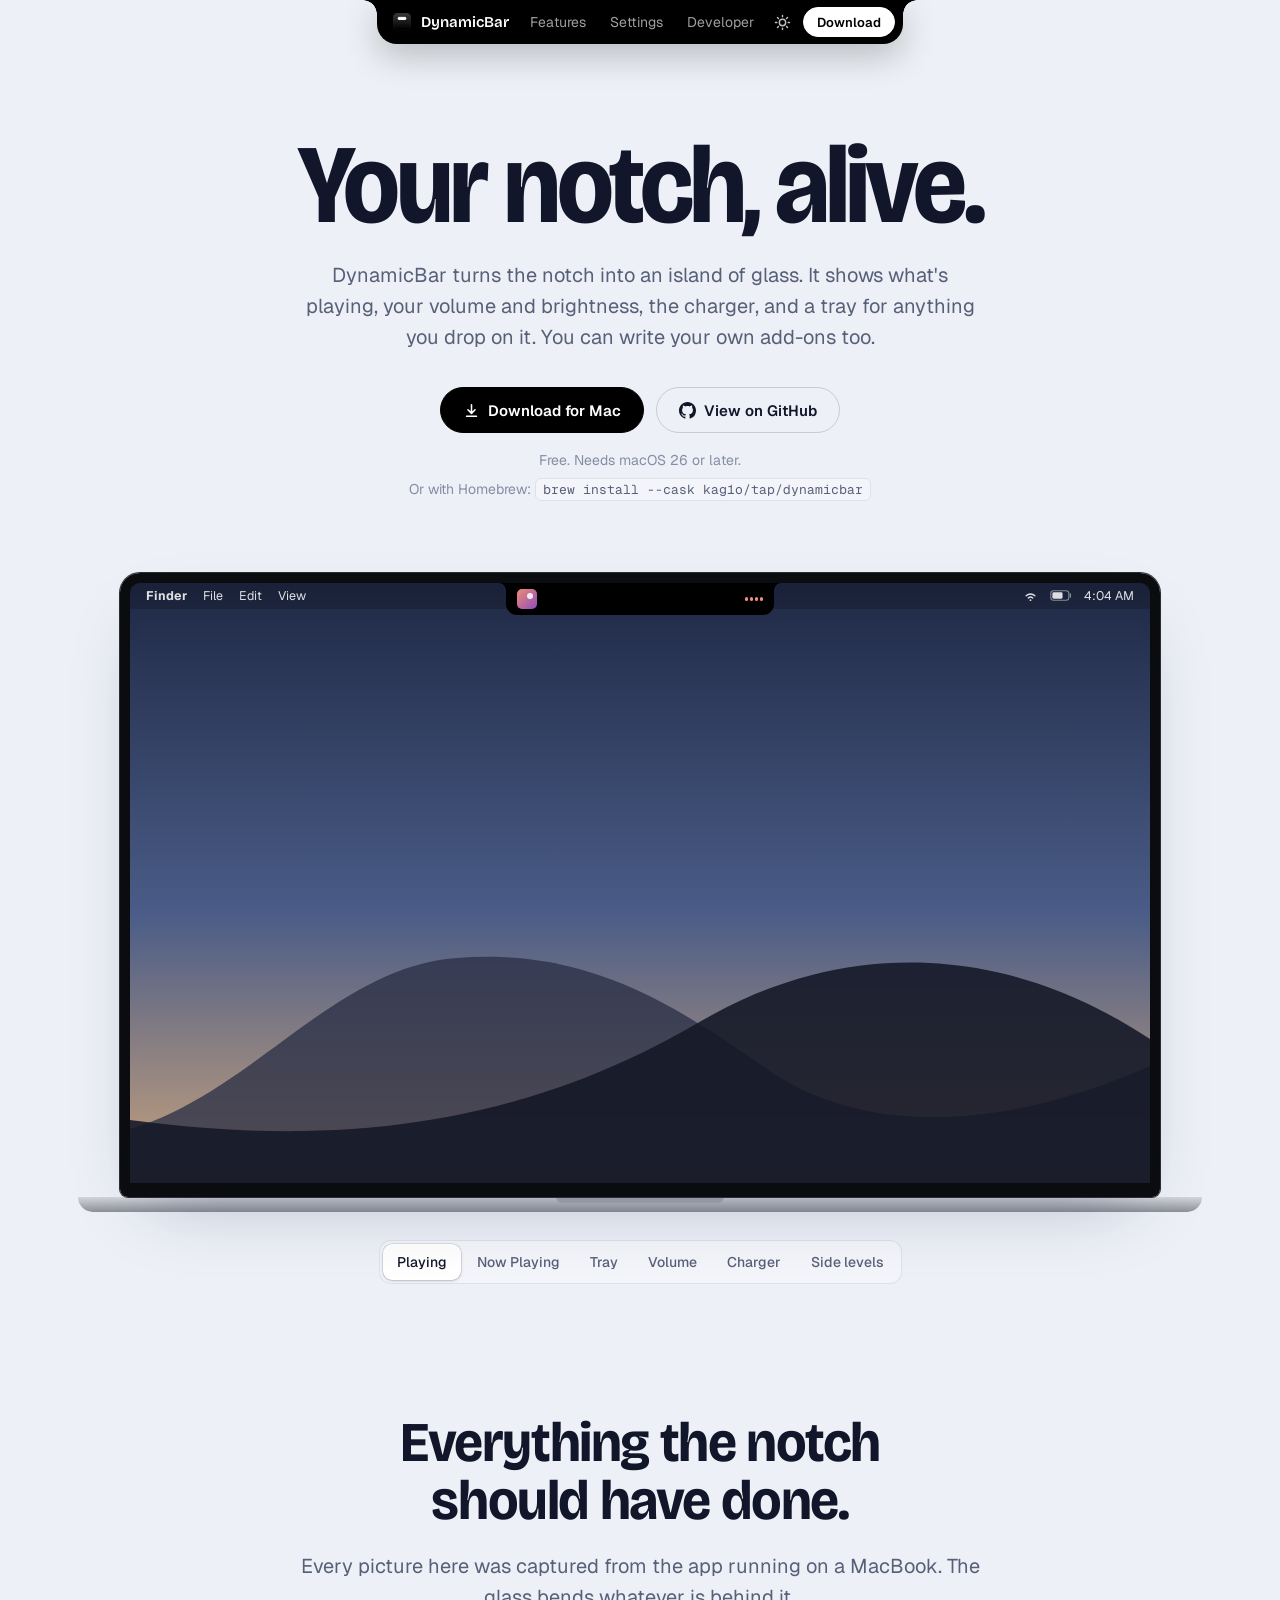
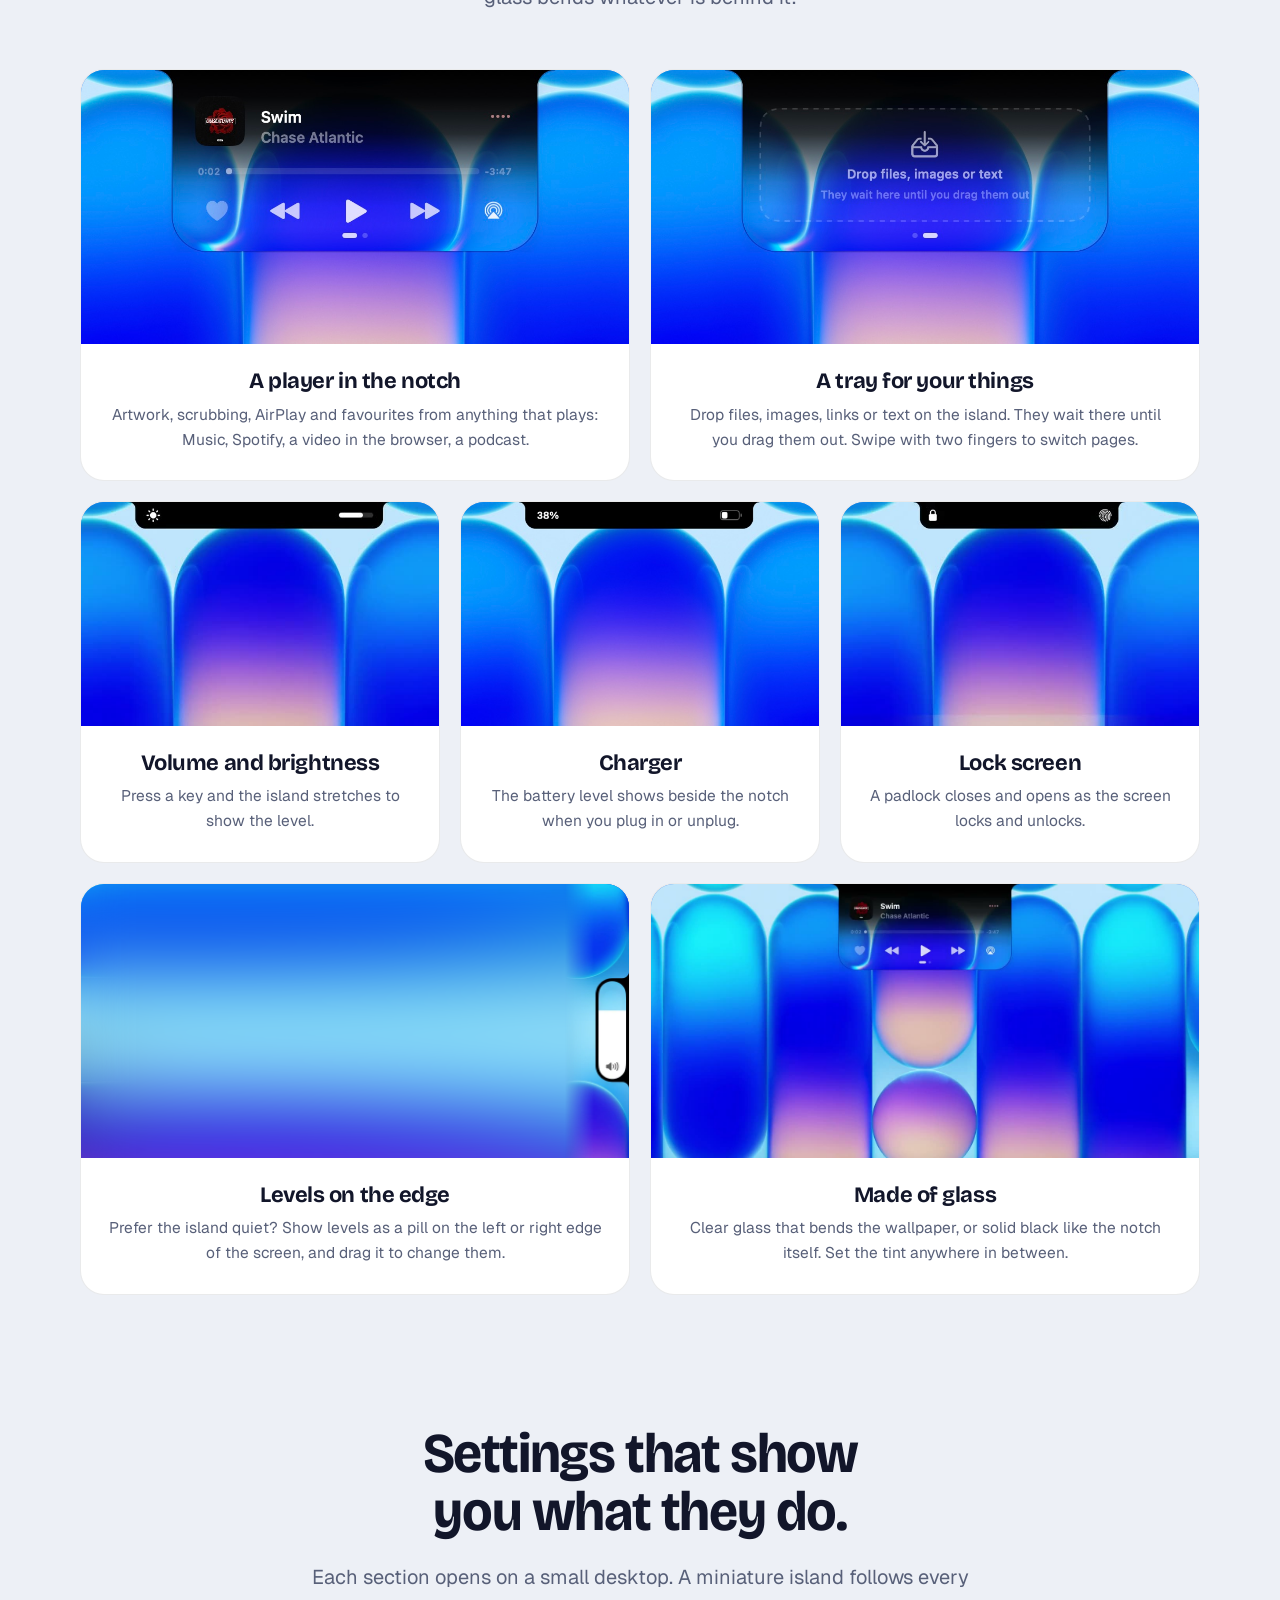
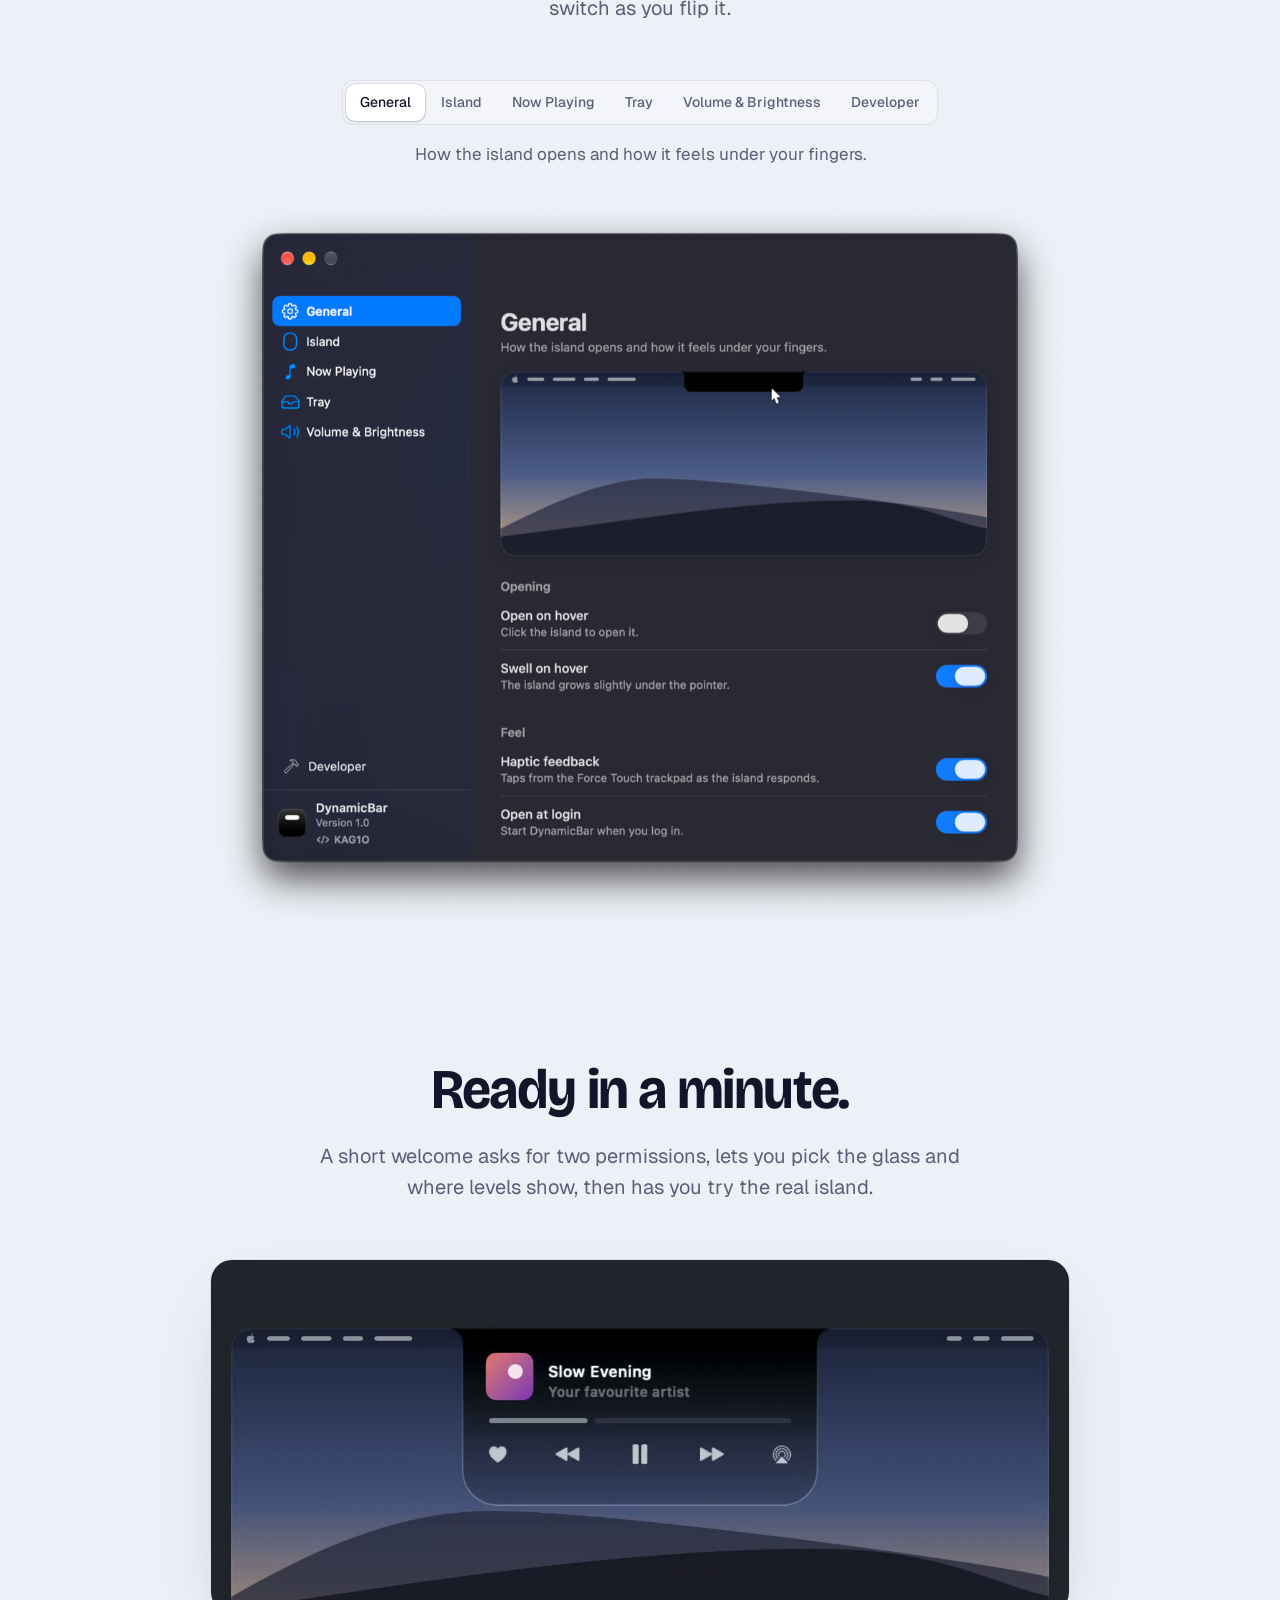
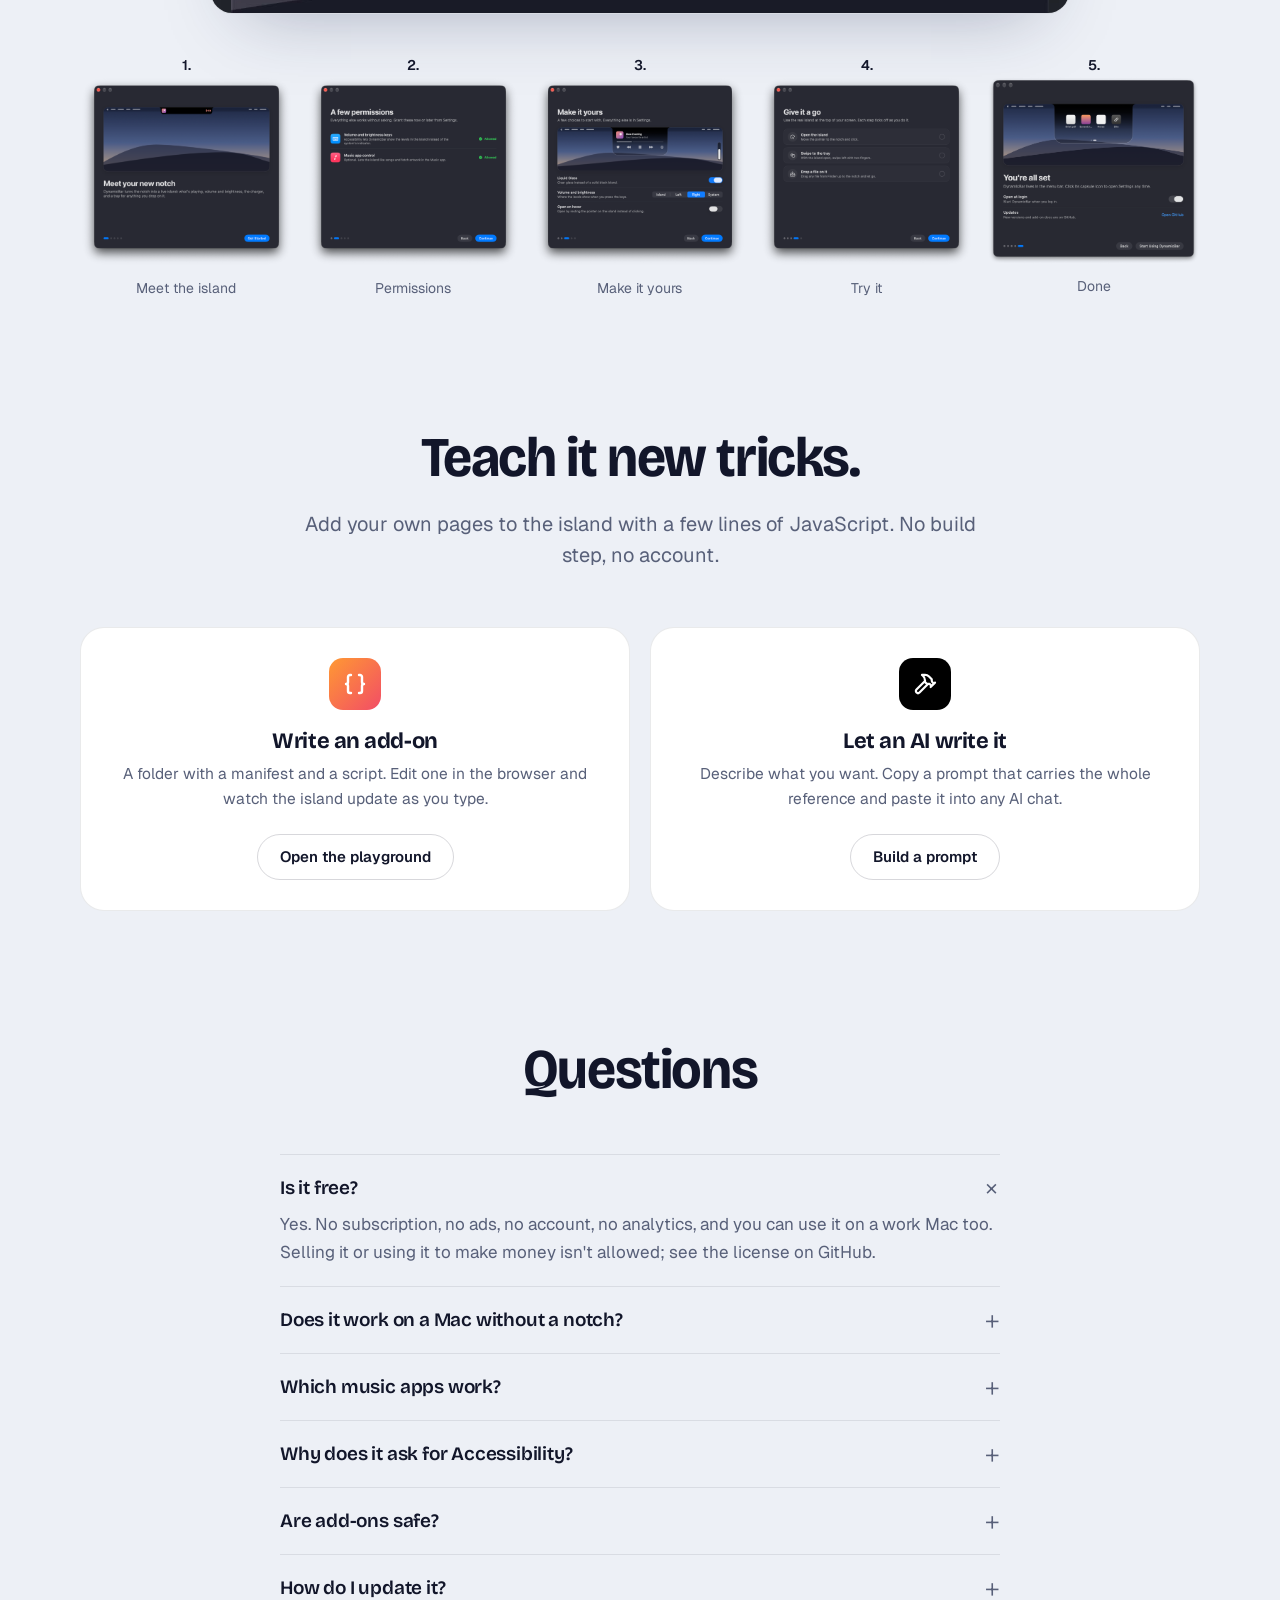
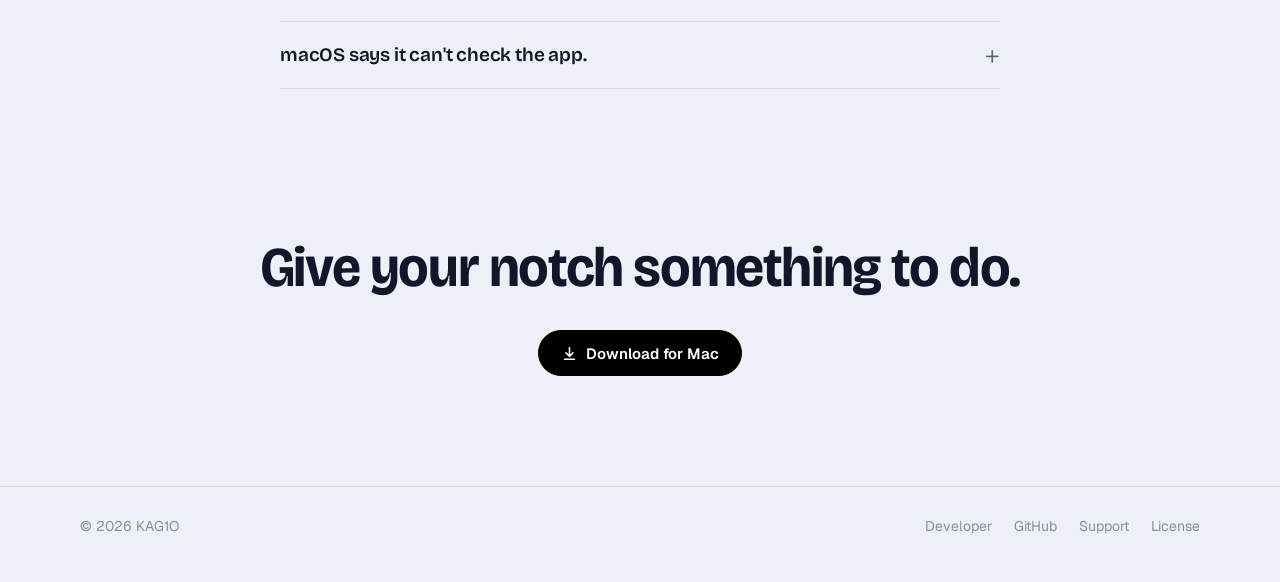
<file: docs/index.html>
<!doctype html>
<html lang="en">
<head>
<meta charset="utf-8">
<meta name="viewport" content="width=device-width, initial-scale=1">
<title>DynamicBar — your notch, alive</title>
<meta name="description" content="DynamicBar turns the MacBook notch into a live Liquid Glass island: what's playing, volume and brightness, the charger, a tray for your files, and add-ons you write in JavaScript. Free for personal use.">
<meta property="og:title" content="DynamicBar — your notch, alive">
<meta property="og:description" content="A free Liquid Glass island for the Mac notch, with add-ons you write in JavaScript.">
<meta property="og:image" content="assets/img/island-player.jpg">
<meta name="theme-color" content="#0e1120" media="(prefers-color-scheme: dark)">
<meta name="theme-color" content="#edf0f6" media="(prefers-color-scheme: light)">
<link rel="icon" href="assets/img/icon.png">
<script>try { const t = localStorage.getItem("theme"); if (t) document.documentElement.dataset.theme = t; } catch (e) {}</script>
<link rel="preconnect" href="https://fonts.googleapis.com">
<link rel="preconnect" href="https://fonts.gstatic.com" crossorigin>
<link href="https://fonts.googleapis.com/css2?family=Bricolage+Grotesque:opsz,wdth,wght@12..96,75..100,400..800&family=Geist:wght@400;500;600&family=Geist+Mono:wght@400;500&display=swap" rel="stylesheet">
<link rel="stylesheet" href="assets/style.css">
</head>
<body>
<svg width="0" height="0" style="position:absolute" aria-hidden="true">
  <symbol id="i-gh" viewBox="0 0 16 16"><path fill="currentColor" d="M8 0C3.58 0 0 3.58 0 8c0 3.54 2.29 6.53 5.47 7.59.4.07.55-.17.55-.38 0-.19-.01-.82-.01-1.49-2.01.37-2.53-.49-2.69-.94-.09-.23-.48-.94-.82-1.13-.28-.15-.68-.52-.01-.53.63-.01 1.08.58 1.23.82.72 1.21 1.87.87 2.33.66.07-.52.28-.87.51-1.07-1.78-.2-3.64-.89-3.64-3.95 0-.87.31-1.59.82-2.15-.08-.2-.36-1.02.08-2.12 0 0 .67-.21 2.2.82.64-.18 1.32-.27 2-.27.68 0 1.36.09 2 .27 1.53-1.04 2.2-.82 2.2-.82.44 1.1.16 1.92.08 2.12.51.56.82 1.27.82 2.15 0 3.07-1.87 3.75-3.65 3.95.29.25.54.73.54 1.48 0 1.07-.01 1.93-.01 2.2 0 .21.15.46.55.38A8.013 8.013 0 0016 8c0-4.42-3.58-8-8-8z"/></symbol>
  <symbol id="i-down" viewBox="0 0 24 24"><path fill="none" stroke="currentColor" stroke-width="2.2" stroke-linecap="round" stroke-linejoin="round" d="M12 4v12m0 0-5-5m5 5 5-5M5 20h14"/></symbol>
  <symbol id="i-sun" viewBox="0 0 24 24"><circle cx="12" cy="12" r="4.5" fill="none" stroke="currentColor" stroke-width="2"/><path stroke="currentColor" stroke-width="2" stroke-linecap="round" d="M12 2v2m0 16v2M4.9 4.9l1.4 1.4m11.4 11.4 1.4 1.4M2 12h2m16 0h2M4.9 19.1l1.4-1.4M17.7 6.3l1.4-1.4"/></symbol>
  <symbol id="i-moon" viewBox="0 0 24 24"><path fill="currentColor" d="M20.5 14.6A8.5 8.5 0 0 1 9.4 3.5a8.5 8.5 0 1 0 11.1 11.1Z"/></symbol>
  <symbol id="i-braces" viewBox="0 0 24 24"><path fill="none" stroke="#fff" stroke-width="2.4" stroke-linecap="round" stroke-linejoin="round" d="M8 3H7a2 2 0 0 0-2 2v5a2 2 0 0 1-2 2 2 2 0 0 1 2 2v5a2 2 0 0 0 2 2h1M16 21h1a2 2 0 0 0 2-2v-5a2 2 0 0 1 2-2 2 2 0 0 1-2-2V5a2 2 0 0 0-2-2h-1"/></symbol>
  <symbol id="i-hammer" viewBox="0 0 24 24"><path fill="none" stroke="#fff" stroke-width="2.2" stroke-linecap="round" stroke-linejoin="round" d="m15 12-8.5 8.5a2.12 2.12 0 1 1-3-3L12 9m5.64 6L22 10.64M20.91 11.7l-1.25-1.25c-.6-.6-.93-1.4-.93-2.25v-.86L16.01 4.6a5.56 5.56 0 0 0-3.94-1.64H9l.92.82A6.18 6.18 0 0 1 12 8.4v1.56l2 2h2.47l2.26 1.91"/></symbol>
  <symbol id="i-wifi" viewBox="0 0 24 24"><path fill="none" stroke="currentColor" stroke-width="2.2" stroke-linecap="round" d="M5 12.5a10 10 0 0 1 14 0M8.5 16a5 5 0 0 1 7 0"/><circle cx="12" cy="19.5" r="1.4" fill="currentColor"/></symbol>
  <symbol id="i-battery" viewBox="0 0 28 14"><rect x="1" y="1" width="23" height="12" rx="3.5" fill="none" stroke="currentColor" stroke-width="1.4" opacity=".55"/><rect x="3" y="3" width="13" height="8" rx="1.8" fill="currentColor"/><path d="M26 5v4" stroke="currentColor" stroke-width="1.6" stroke-linecap="round" opacity=".55"/></symbol>
  <symbol id="i-speaker" viewBox="0 0 24 24"><path fill="currentColor" d="M11 5 6 9H2v6h4l5 4V5Z"/><path fill="none" stroke="currentColor" stroke-width="2" stroke-linecap="round" d="M15.5 8.5a5 5 0 0 1 0 7M19 5a10 10 0 0 1 0 14"/></symbol>
  <symbol id="i-ridges" viewBox="0 0 1000 400" preserveAspectRatio="none"><path fill="rgba(41,46,69,.75)" d="M0 400V340C120 300 200 160 320 150c120-10 200 40 300 120 110 90 260 60 380 0V400Z"/><path fill="rgba(20,23,38,.88)" d="M0 400V330c200 30 380 10 560-110 120-80 280-100 440 20V400Z"/></symbol>
</svg>

<nav class="nav" aria-label="Main">
  <a class="brand" href="#top"><img src="assets/img/icon.png" alt="">DynamicBar</a>
  <a class="link opt" href="#features">Features</a>
  <a class="link opt" href="#settings">Settings</a>
  <a class="link" href="developer.html">Developer</a>
  <button class="theme-btn" type="button"><svg class="moon"><use href="#i-moon"/></svg><svg class="sun"><use href="#i-sun"/></svg></button>
  <a class="btn get" href="#download">Download</a>
</nav>

<header class="hero" id="top">
  <div class="wrap">
    <h1>Your notch, alive.</h1>
    <p class="lead">DynamicBar turns the notch into an island of glass. It shows what's playing, your volume and brightness, the charger, and a tray for anything you drop on it. You can write your own add-ons too.</p>
    <div class="btn-row" id="download">
      <a class="btn primary" href="https://github.com/KAG1O/DynamicBar/releases/latest"><svg><use href="#i-down"/></svg>Download for Mac</a>
      <a class="btn" href="https://github.com/KAG1O/DynamicBar"><svg><use href="#i-gh"/></svg>View on GitHub</a>
    </div>
    <p class="fine">Free. Needs macOS 26 or later.</p>
    <p class="fine brew">Or with Homebrew: <code>brew install --cask kag1o/tap/dynamicbar</code></p>

    <div class="stage" data-loop id="stage">
      <div class="screen" id="screen">
        <svg class="ridges" aria-hidden="true"><use href="#i-ridges"/></svg>
        <div class="menubar" aria-hidden="true">
          <b>Finder</b><span class="opt">File</span><span class="opt">Edit</span><span class="opt">View</span>
          <span class="right"><svg><use href="#i-wifi"/></svg><svg style="width:22px"><use href="#i-battery"/></svg><span id="clock">9:41</span></span>
        </div>
        <div class="island-wrap"><button class="island" id="island" type="button" aria-label="The island. Click to open it."></button></div>
        <div class="side-pill" id="sidePill" aria-hidden="true"><i></i></div>
      </div>
      <div class="base"></div>
    </div>
    <div class="seg" id="states" role="group" aria-label="Show the island as"></div>
  </div>
</header>

<main>
  <section class="section" id="features">
    <div class="wrap">
      <div class="head">
        <h2>Everything the notch should have done.</h2>
        <p class="lead">Every picture here was captured from the app running on a MacBook. The glass bends whatever is behind it.</p>
      </div>

      <div class="grid two">
        <article class="feature">
          <div class="shot"><img src="assets/img/island-player.jpg" alt="The open island playing a song over a blue wallpaper" loading="lazy"></div>
          <div class="body"><h3>A player in the notch</h3><p>Artwork, scrubbing, AirPlay and favourites from anything that plays: Music, Spotify, a video in the browser, a podcast.</p></div>
        </article>
        <article class="feature">
          <div class="shot"><img src="assets/img/island-tray.jpg" alt="The tray page of the open island" loading="lazy"></div>
          <div class="body"><h3>A tray for your things</h3><p>Drop files, images, links or text on the island. They wait there until you drag them out. Swipe with two fingers to switch pages.</p></div>
        </article>
      </div>

      <div class="grid three">
        <article class="feature">
          <div class="shot"><video src="assets/video/hud.mp4" poster="assets/img/poster-hud.jpg" muted loop playsinline preload="metadata" aria-label="The island showing the volume level"></video></div>
          <div class="body"><h3>Volume and brightness</h3><p>Press a key and the island stretches to show the level.</p></div>
        </article>
        <article class="feature">
          <div class="shot"><img src="assets/img/island-power.jpg" alt="Battery level beside the notch" loading="lazy"></div>
          <div class="body"><h3>Charger</h3><p>The battery level shows beside the notch when you plug in or unplug.</p></div>
        </article>
        <article class="feature">
          <div class="shot"><video src="assets/video/lock.mp4" poster="assets/img/poster-lock.jpg" muted loop playsinline preload="metadata" aria-label="A padlock beside the notch as the screen locks"></video></div>
          <div class="body"><h3>Lock screen</h3><p>A padlock closes and opens as the screen locks and unlocks.</p></div>
        </article>
      </div>

      <div class="grid two">
        <article class="feature">
          <div class="shot pill"><video src="assets/video/side.mp4" poster="assets/img/poster-side.jpg" muted loop playsinline preload="metadata" aria-label="A level pill at the right edge of the screen"></video></div>
          <div class="body"><h3>Levels on the edge</h3><p>Prefer the island quiet? Show levels as a pill on the left or right edge of the screen, and drag it to change them.</p></div>
        </article>
        <article class="feature">
          <div class="shot"><video src="assets/video/expand.mp4" poster="assets/img/poster-expand.jpg" muted loop playsinline preload="metadata" aria-label="The island opening from the notch and closing again"></video></div>
          <div class="body"><h3>Made of glass</h3><p>Clear glass that bends the wallpaper, or solid black like the notch itself. Set the tint anywhere in between.</p></div>
        </article>
      </div>
    </div>
  </section>

  <section class="section tour" id="settings">
    <div class="wrap">
      <div class="head">
        <h2>Settings that show you what they do.</h2>
        <p class="lead">Each section opens on a small desktop. A miniature island follows every switch as you flip it.</p>
      </div>
      <div class="seg" id="tourTabs" role="group" aria-label="Settings section"></div>
      <p class="tour-caption" id="tourCaption" aria-live="polite"></p>
      <div class="tour-shot" id="tourShot"></div>
    </div>
  </section>

  <section class="section" id="welcome">
    <div class="wrap">
      <div class="head">
        <h2>Ready in a minute.</h2>
        <p class="lead">A short welcome asks for two permissions, lets you pick the glass and where levels show, then has you try the real island.</p>
      </div>
      <div class="welcome-video"><video src="assets/video/onboarding.mp4" poster="assets/img/poster-onboarding.jpg" muted loop playsinline preload="metadata" aria-label="The welcome window cycling through the island's shapes"></video></div>
      <ol class="steps">
        <li><img src="assets/img/onboarding-0.png" alt="" loading="lazy">Meet the island</li>
        <li><img src="assets/img/onboarding-1.png" alt="" loading="lazy">Permissions</li>
        <li><img src="assets/img/onboarding-2.png" alt="" loading="lazy">Make it yours</li>
        <li><img src="assets/img/onboarding-3.png" alt="" loading="lazy">Try it</li>
        <li><img src="assets/img/onboarding-4.png" alt="" loading="lazy">Done</li>
      </ol>
    </div>
  </section>

  <section class="section" id="developers">
    <div class="wrap">
      <div class="head">
        <h2>Teach it new tricks.</h2>
        <p class="lead">Add your own pages to the island with a few lines of JavaScript. No build step, no account.</p>
      </div>
      <div class="grid two">
        <div class="card">
          <div class="kit-icon"><svg><use href="#i-braces"/></svg></div>
          <h3>Write an add-on</h3>
          <p>A folder with a manifest and a script. Edit one in the browser and watch the island update as you type.</p>
          <div class="btn-row"><a class="btn" href="developer.html#playground">Open the playground</a></div>
        </div>
        <div class="card">
          <div class="kit-icon" style="background:#000"><svg><use href="#i-hammer"/></svg></div>
          <h3>Let an AI write it</h3>
          <p>Describe what you want. Copy a prompt that carries the whole reference and paste it into any AI chat.</p>
          <div class="btn-row"><a class="btn" href="developer.html#ai">Build a prompt</a></div>
        </div>
      </div>
    </div>
  </section>

  <section class="section" id="faq">
    <div class="narrow">
      <div class="head"><h2>Questions</h2></div>
      <details open><summary>Is it free?</summary><p>Yes. No subscription, no ads, no account, no analytics, and you can use it on a work Mac too. Selling it or using it to make money isn't allowed; see the license on GitHub.</p></details>
      <details><summary>Does it work on a Mac without a notch?</summary><p>Yes. The island hangs from the middle of the menu bar instead. It looks best on a MacBook with a notch, where it grows out of the cutout.</p></details>
      <details><summary>Which music apps work?</summary><p>Anything that reports to macOS Now Playing: Music, Spotify, podcasts, videos in Safari or Chrome. You can limit it to the Music app or turn the player off.</p></details>
      <details><summary>Why does it ask for Accessibility?</summary><p>Only to take over the volume and brightness keys, so levels show in the island instead of the system square. Choose “System” in Settings and it never needs it.</p></details>
      <details><summary>Are add-ons safe?</summary><p>Add-ons run inside DynamicBar's JavaScript sandbox. The network, links, media, the clipboard and opening the island each need a permission, shown before you install. Developer Mode stays off until you turn it on.</p></details>
      <details><summary>How do I update it?</summary><p>DynamicBar checks for new versions once a day and asks before installing one. You can check now, or turn the checks off, in Settings › General › Updates. With Homebrew, <code>brew upgrade --cask dynamicbar</code> works too.</p></details>
      <details><summary>macOS says it can't check the app.</summary><p>DynamicBar isn't notarized by Apple. Close the message, open System Settings › Privacy &amp; Security, scroll down and click Open Anyway. If macOS says the app is damaged, run <code>xattr -cr /Applications/DynamicBar.app</code> in Terminal and open it again.</p></details>
    </div>
  </section>

  <section class="closing">
    <div class="wrap">
      <h2>Give your notch something to do.</h2>
      <div class="btn-row">
        <a class="btn primary" href="https://github.com/KAG1O/DynamicBar/releases/latest"><svg><use href="#i-down"/></svg>Download for Mac</a>
      </div>
    </div>
  </section>
</main>

<footer>
  <div class="wrap">
    <span>© 2026 KAG1O</span>
    <nav aria-label="Footer"><a href="developer.html">Developer</a><a href="https://github.com/KAG1O/DynamicBar">GitHub</a><a href="https://ko-fi.com/kag1o">Support</a><a href="https://github.com/KAG1O/DynamicBar/blob/main/LICENSE.md">License</a></nav>
  </div>
</footer>

<script src="assets/common.js"></script>
<script src="assets/home.js"></script>
<script src="assets/support.js"></script>
</body>
</html>
</file>
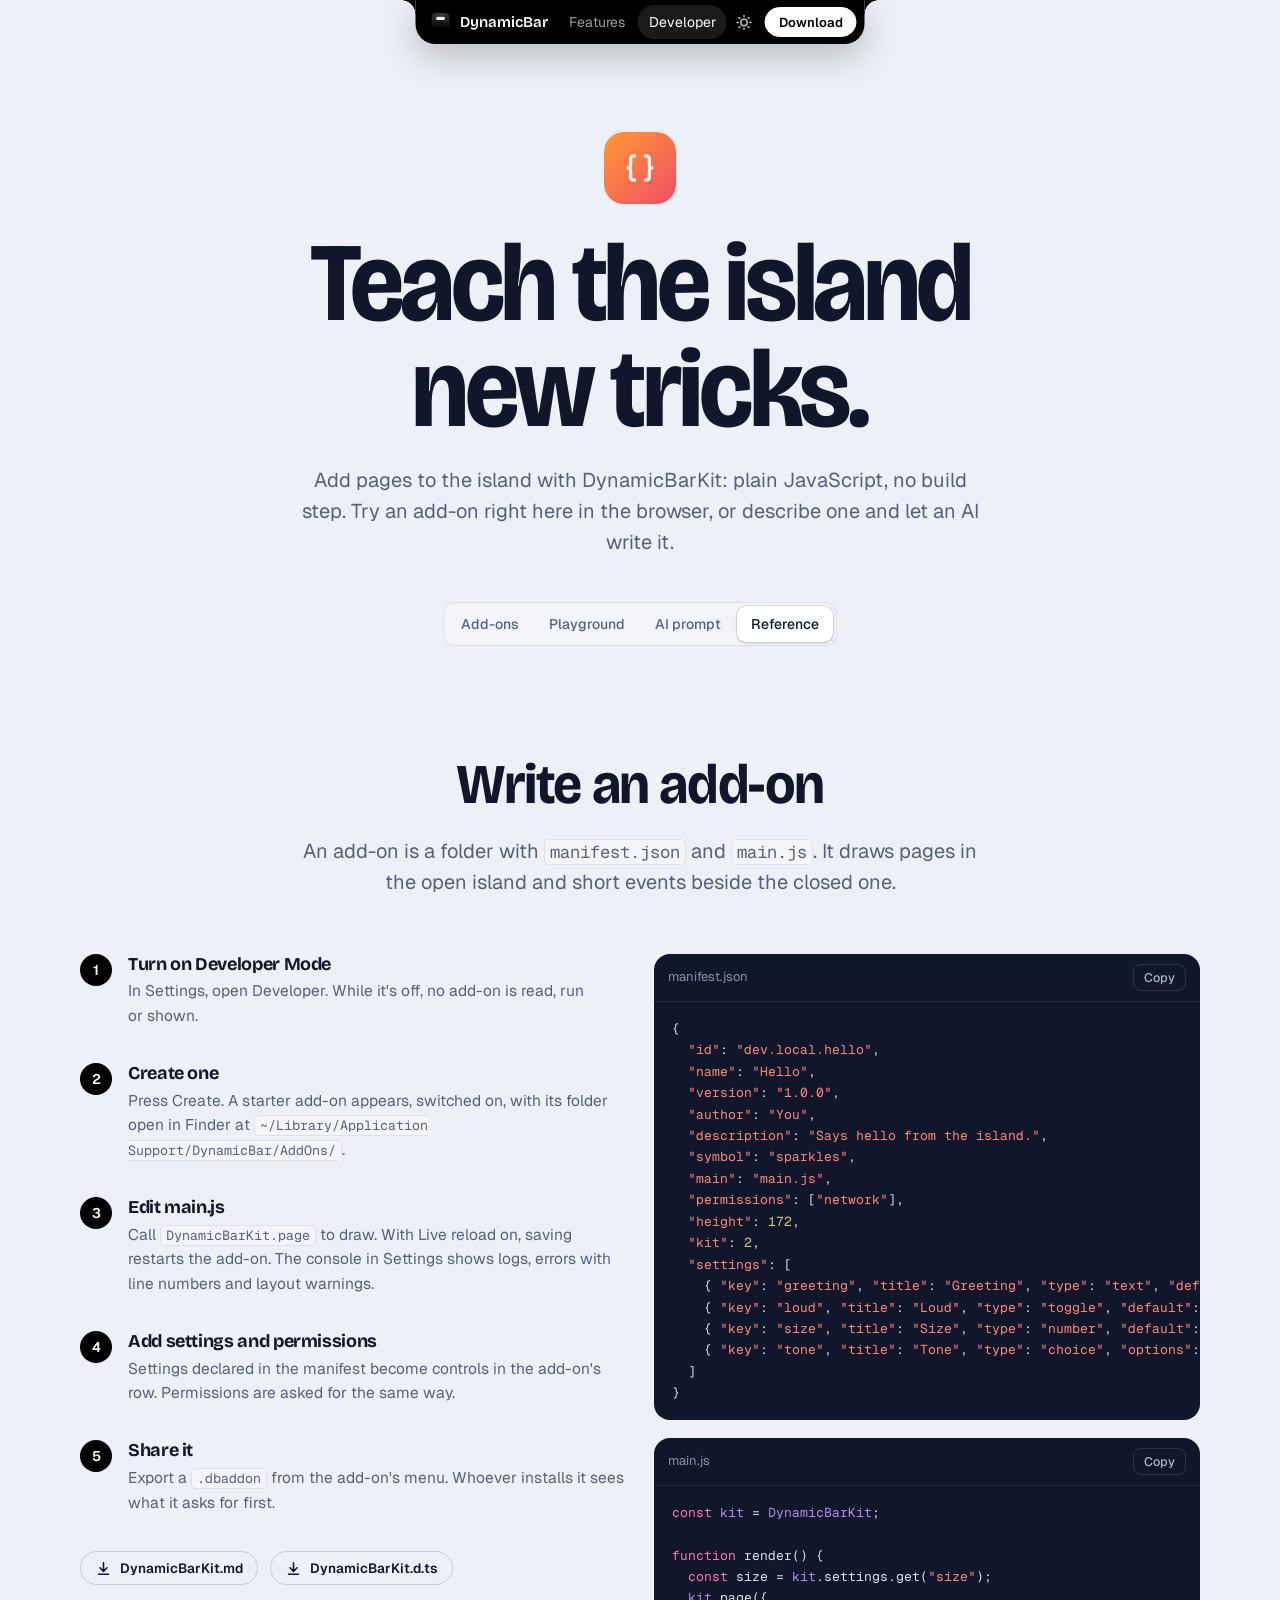
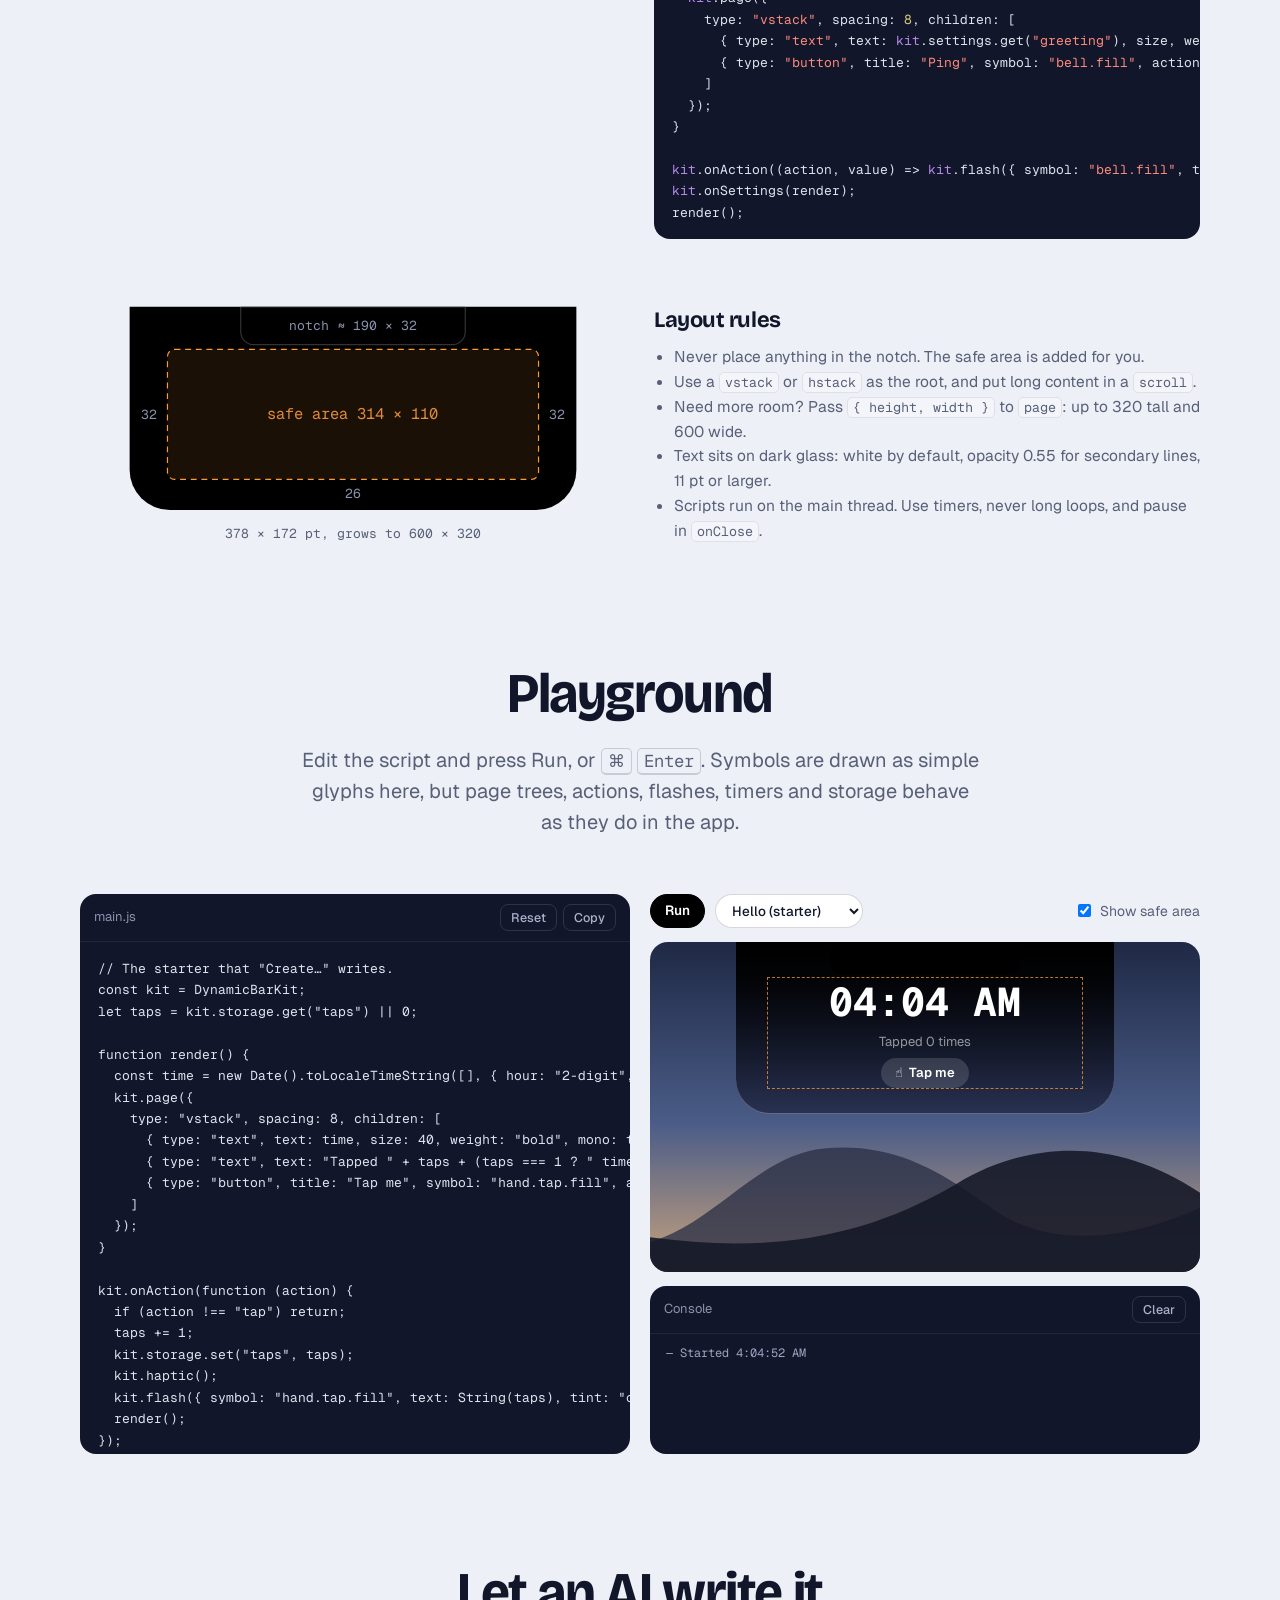
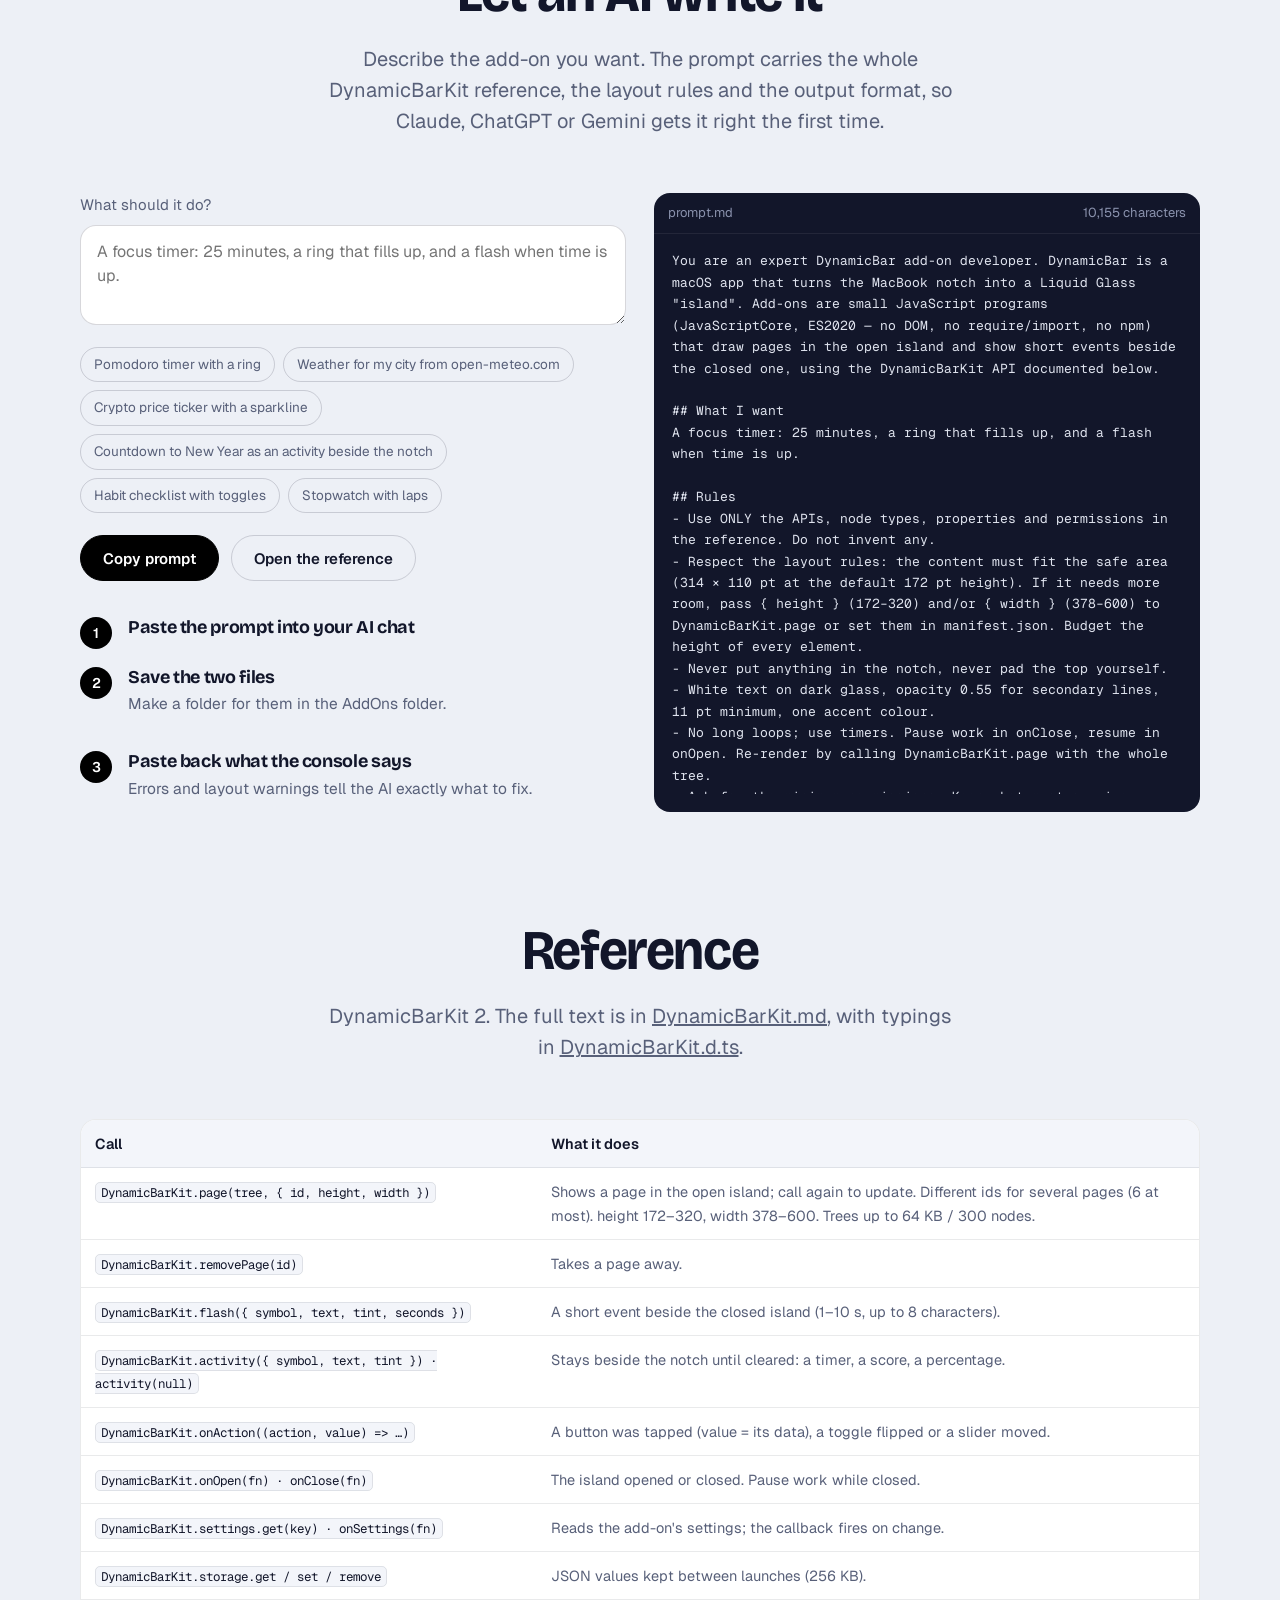
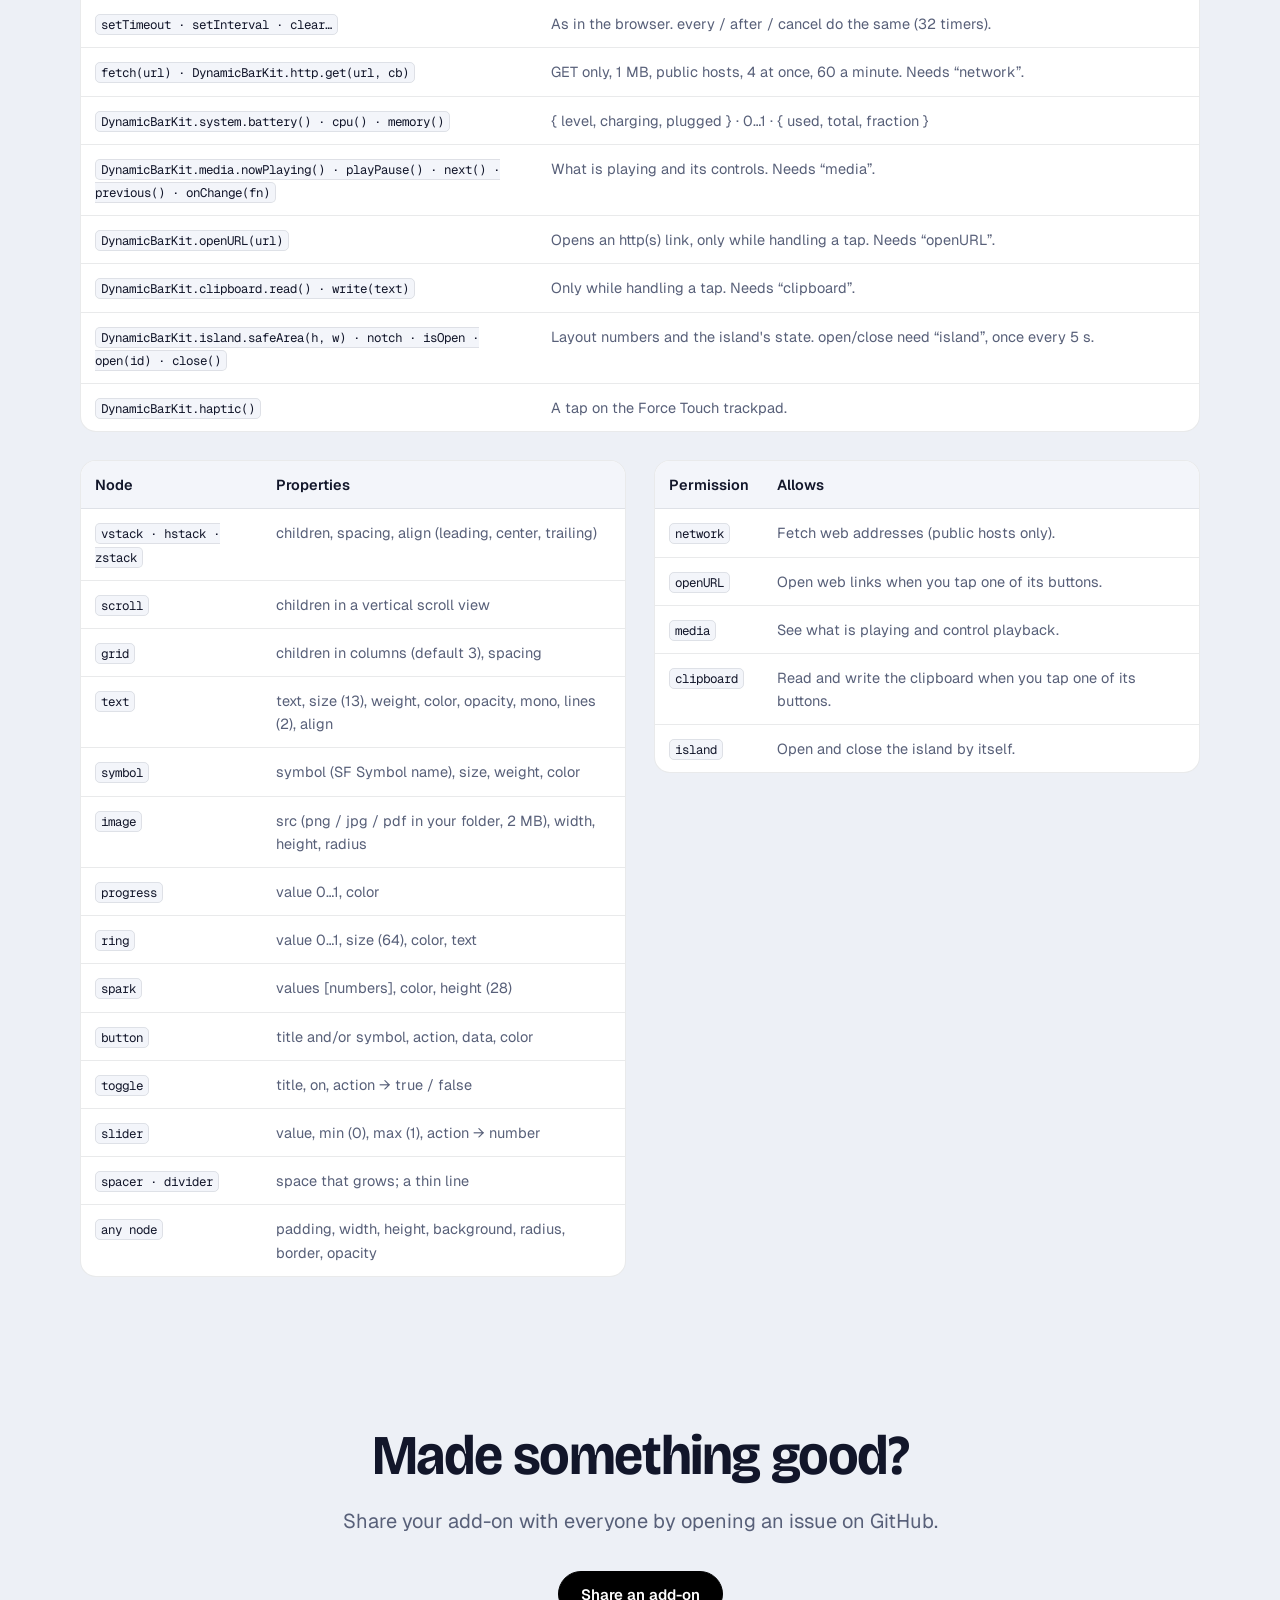
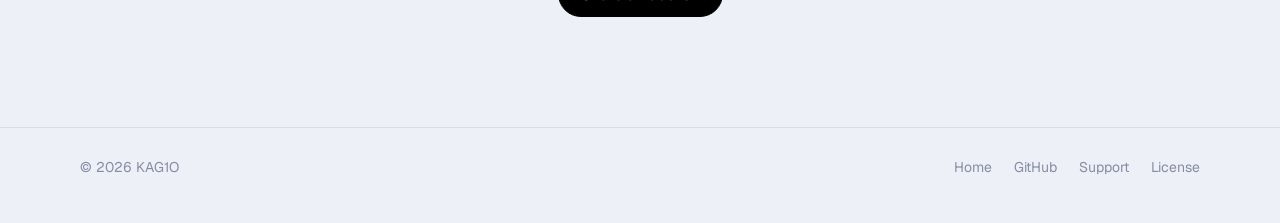
<file: docs/developer.html>
<!doctype html>
<html lang="en">
<head>
<meta charset="utf-8">
<meta name="viewport" content="width=device-width, initial-scale=1">
<title>DynamicBar Developer — add-ons for the island</title>
<meta name="description" content="Write add-ons for the DynamicBar island with DynamicBarKit: guide, reference, in-browser playground and an AI prompt builder.">
<meta name="theme-color" content="#0e1120" media="(prefers-color-scheme: dark)">
<meta name="theme-color" content="#edf0f6" media="(prefers-color-scheme: light)">
<link rel="icon" href="assets/img/icon.png">
<script>try { const t = localStorage.getItem("theme"); if (t) document.documentElement.dataset.theme = t; } catch (e) {}</script>
<link rel="preconnect" href="https://fonts.googleapis.com">
<link rel="preconnect" href="https://fonts.gstatic.com" crossorigin>
<link href="https://fonts.googleapis.com/css2?family=Bricolage+Grotesque:opsz,wdth,wght@12..96,75..100,400..800&family=Geist:wght@400;500;600&family=Geist+Mono:wght@400;500&display=swap" rel="stylesheet">
<link rel="stylesheet" href="assets/style.css">
</head>
<body>
<svg width="0" height="0" style="position:absolute" aria-hidden="true">
  <symbol id="i-down" viewBox="0 0 24 24"><path fill="none" stroke="currentColor" stroke-width="2.2" stroke-linecap="round" stroke-linejoin="round" d="M12 4v12m0 0-5-5m5 5 5-5M5 20h14"/></symbol>
  <symbol id="i-sun" viewBox="0 0 24 24"><circle cx="12" cy="12" r="4.5" fill="none" stroke="currentColor" stroke-width="2"/><path stroke="currentColor" stroke-width="2" stroke-linecap="round" d="M12 2v2m0 16v2M4.9 4.9l1.4 1.4m11.4 11.4 1.4 1.4M2 12h2m16 0h2M4.9 19.1l1.4-1.4M17.7 6.3l1.4-1.4"/></symbol>
  <symbol id="i-moon" viewBox="0 0 24 24"><path fill="currentColor" d="M20.5 14.6A8.5 8.5 0 0 1 9.4 3.5a8.5 8.5 0 1 0 11.1 11.1Z"/></symbol>
  <symbol id="i-braces" viewBox="0 0 24 24"><path fill="none" stroke="#fff" stroke-width="2.4" stroke-linecap="round" stroke-linejoin="round" d="M8 3H7a2 2 0 0 0-2 2v5a2 2 0 0 1-2 2 2 2 0 0 1 2 2v5a2 2 0 0 0 2 2h1M16 21h1a2 2 0 0 0 2-2v-5a2 2 0 0 1 2-2 2 2 0 0 1-2-2V5a2 2 0 0 0-2-2h-1"/></symbol>
  <symbol id="i-ridges" viewBox="0 0 1000 400" preserveAspectRatio="none"><path fill="rgba(41,46,69,.75)" d="M0 400V340C120 300 200 160 320 150c120-10 200 40 300 120 110 90 260 60 380 0V400Z"/><path fill="rgba(20,23,38,.88)" d="M0 400V330c200 30 380 10 560-110 120-80 280-100 440 20V400Z"/></symbol>
</svg>

<nav class="nav" aria-label="Main">
  <a class="brand" href="index.html"><img src="assets/img/icon.png" alt="">DynamicBar</a>
  <a class="link opt" href="index.html#features">Features</a>
  <a class="link" href="developer.html" aria-current="page">Developer</a>
  <button class="theme-btn" type="button"><svg class="moon"><use href="#i-moon"/></svg><svg class="sun"><use href="#i-sun"/></svg></button>
  <a class="btn get" href="index.html#download">Download</a>
</nav>

<header class="dev-hero">
  <div class="wrap">
    <div class="kit-icon"><svg><use href="#i-braces"/></svg></div>
    <h1>Teach the island<br>new tricks.</h1>
    <p class="lead">Add pages to the island with DynamicBarKit: plain JavaScript, no build step. Try an add-on right here in the browser, or describe one and let an AI write it.</p>
  </div>
</header>

<div class="dev-nav">
  <nav class="seg" id="devNav" aria-label="On this page">
    <a href="#addons">Add-ons</a>
    <a href="#playground">Playground</a>
    <a href="#ai">AI prompt</a>
    <a href="#reference">Reference</a>
  </nav>
</div>

<main class="wrap">
  <!-- Add-ons -->
  <section class="doc" id="addons">
    <div class="head">
      <h2>Write an add-on</h2>
      <p class="lead">An add-on is a folder with <code>manifest.json</code> and <code>main.js</code>. It draws pages in the open island and short events beside the closed one.</p>
    </div>
    <div class="cols">
      <div class="stack">
        <ol class="steplist">
          <li><h3>Turn on Developer Mode</h3><p>In Settings, open Developer. While it's off, no add-on is read, run or shown.</p></li>
          <li><h3>Create one</h3><p>Press Create. A starter add-on appears, switched on, with its folder open in Finder at <code>~/Library/Application Support/DynamicBar/AddOns/</code>.</p></li>
          <li><h3>Edit main.js</h3><p>Call <code>DynamicBarKit.page</code> to draw. With Live reload on, saving restarts the add-on. The console in Settings shows logs, errors with line numbers and layout warnings.</p></li>
          <li><h3>Add settings and permissions</h3><p>Settings declared in the manifest become controls in the add-on's row. Permissions are asked for the same way.</p></li>
          <li><h3>Share it</h3><p>Export a <code>.dbaddon</code> from the add-on's menu. Whoever installs it sees what it asks for first.</p></li>
        </ol>
        <div class="btn-row" style="justify-content:flex-start;margin-top:8px">
          <a class="btn sm" href="kit/DynamicBarKit.md" download><svg><use href="#i-down"/></svg>DynamicBarKit.md</a>
          <a class="btn sm" href="kit/DynamicBarKit.d.ts" download><svg><use href="#i-down"/></svg>DynamicBarKit.d.ts</a>
        </div>
      </div>
      <div class="stack">
        <div class="code"><header>manifest.json<span class="acts"><button class="copy" data-copy>Copy</button></span></header><pre id="manifestCode"></pre></div>
        <div class="code"><header>main.js<span class="acts"><button class="copy" data-copy>Copy</button></span></header><pre id="mainCode"></pre></div>
      </div>
    </div>

    <div class="cols" style="margin-top:56px;align-items:center">
      <svg class="layout-fig" viewBox="0 0 440 220" role="img" aria-label="The open island is 378 by 172 points; the safe area inside it is 314 by 110.">
        <path d="M31 10h378v138a34 34 0 0 1-34 34H65a34 34 0 0 1-34-34Z" fill="#000"/>
        <path d="M125 10h190v21a11 11 0 0 1-11 11H136a11 11 0 0 1-11-11Z" fill="#000" stroke="rgba(255,255,255,.2)"/>
        <rect x="63" y="46" width="314" height="110" rx="6" fill="rgba(255,153,51,.1)" stroke="#ff9933" stroke-dasharray="5 4"/>
        <text x="220" y="105" text-anchor="middle" class="safe-lbl">safe area 314 × 110</text>
        <text x="220" y="30" text-anchor="middle" style="fill:#8a92ad">notch ≈ 190 × 32</text>
        <text x="220" y="206" text-anchor="middle">378 × 172 pt, grows to 600 × 320</text>
        <text x="47" y="105" text-anchor="middle" style="fill:#8a92ad">32</text>
        <text x="393" y="105" text-anchor="middle" style="fill:#8a92ad">32</text>
        <text x="220" y="172" text-anchor="middle" style="fill:#8a92ad">26</text>
      </svg>
      <div>
        <h3 style="margin-bottom:12px">Layout rules</h3>
        <ul class="muted" style="margin:0;padding-left:20px;font-size:15.5px">
          <li>Never place anything in the notch. The safe area is added for you.</li>
          <li>Use a <code>vstack</code> or <code>hstack</code> as the root, and put long content in a <code>scroll</code>.</li>
          <li>Need more room? Pass <code>{ height, width }</code> to <code>page</code>: up to 320 tall and 600 wide.</li>
          <li>Text sits on dark glass: white by default, opacity 0.55 for secondary lines, 11 pt or larger.</li>
          <li>Scripts run on the main thread. Use timers, never long loops, and pause in <code>onClose</code>.</li>
        </ul>
      </div>
    </div>
  </section>

  <!-- Playground -->
  <section class="doc" id="playground" data-loop>
    <div class="head">
      <h2>Playground</h2>
      <p class="lead">Edit the script and press Run, or <kbd>⌘</kbd> <kbd>Enter</kbd>. Symbols are drawn as simple glyphs here, but page trees, actions, flashes, timers and storage behave as they do in the app.</p>
    </div>
    <div class="play">
      <div class="code editor"><header>main.js<span class="acts"><button class="copy" id="resetPlay" type="button">Reset</button><button class="copy" data-copy="playCode" type="button">Copy</button></span></header><textarea id="playCode" spellcheck="false" aria-label="Add-on script"></textarea></div>
      <div class="sim">
        <div class="sim-tools">
          <button class="btn sm primary" id="runPlay" type="button">Run</button>
          <select id="examples" aria-label="Example add-on"></select>
          <label><input type="checkbox" id="guides" checked> Show safe area</label>
        </div>
        <div class="sim-screen" id="simScreen">
          <svg class="ridges" aria-hidden="true"><use href="#i-ridges"/></svg>
          <div class="sim-island guides" id="simIsland"><div class="notch"></div><div class="safe" id="simSafe"></div></div>
          <div class="sim-flash" id="simFlash"><span id="flashText"></span><span id="flashSym"></span></div>
        </div>
        <div class="code"><header>Console<span class="acts"><button class="copy" id="clearConsole" type="button">Clear</button></span></header><div class="console" id="console" aria-live="polite"></div></div>
      </div>
    </div>
  </section>

  <!-- AI -->
  <section class="doc" id="ai">
    <div class="head">
      <h2>Let an AI write it</h2>
      <p class="lead">Describe the add-on you want. The prompt carries the whole DynamicBarKit reference, the layout rules and the output format, so Claude, ChatGPT or Gemini gets it right the first time.</p>
    </div>
    <div class="cols">
      <div>
        <label for="idea" class="muted" style="display:block;margin-bottom:8px;font-size:15px">What should it do?</label>
        <textarea class="idea" id="idea" placeholder="A focus timer: 25 minutes, a ring that fills up, and a flash when time is up."></textarea>
        <div class="chips" id="ideas"></div>
        <div class="btn-row" style="justify-content:flex-start;margin-top:0">
          <button class="btn primary" id="copyPrompt" type="button">Copy prompt</button>
          <a class="btn" href="kit/DynamicBarKit.md" target="_blank" rel="noopener">Open the reference</a>
        </div>
        <ol class="steplist" style="margin-top:36px">
          <li><h3>Paste the prompt into your AI chat</h3></li>
          <li><h3>Save the two files</h3><p>Make a folder for them in the AddOns folder.</p></li>
          <li><h3>Paste back what the console says</h3><p>Errors and layout warnings tell the AI exactly what to fix.</p></li>
        </ol>
      </div>
      <div class="code prompt-out"><header>prompt.md<span class="acts" id="promptSize"></span></header><pre id="promptPreview"></pre></div>
    </div>
  </section>

  <!-- Reference -->
  <section class="doc" id="reference">
    <div class="head">
      <h2>Reference</h2>
      <p class="lead">DynamicBarKit 2. The full text is in <a href="kit/DynamicBarKit.md">DynamicBarKit.md</a>, with typings in <a href="kit/DynamicBarKit.d.ts">DynamicBarKit.d.ts</a>.</p>
    </div>
    <div class="stack" style="gap:28px">
      <div class="tbl"><table id="apiTable"><thead><tr><th>Call</th><th>What it does</th></tr></thead><tbody></tbody></table></div>
      <div class="cols">
        <div class="tbl"><table id="nodeTable"><thead><tr><th>Node</th><th>Properties</th></tr></thead><tbody></tbody></table></div>
        <div class="tbl" style="align-self:start"><table id="permTable"><thead><tr><th>Permission</th><th>Allows</th></tr></thead><tbody></tbody></table></div>
      </div>
    </div>
  </section>

</main>

<section class="closing">
  <div class="wrap">
    <h2>Made something good?</h2>
    <p class="lead">Share your add-on with everyone by opening an issue on GitHub.</p>
    <div class="btn-row"><a class="btn primary" href="https://github.com/KAG1O/DynamicBar/issues">Share an add-on</a></div>
  </div>
</section>

<footer>
  <div class="wrap">
    <span>© 2026 KAG1O</span>
    <nav aria-label="Footer"><a href="index.html">Home</a><a href="https://github.com/KAG1O/DynamicBar">GitHub</a><a href="https://ko-fi.com/kag1o">Support</a><a href="https://github.com/KAG1O/DynamicBar/blob/main/LICENSE.md">License</a></nav>
  </div>
</footer>

<script src="assets/common.js"></script>
<script src="assets/developer.js"></script>
<script src="assets/support.js"></script>
</body>
</html>
</file>
<file: docs/assets/style.css>
/* DynamicBar — site styles
   The page hangs from its centre line, like the island hangs from the notch.
   Colours come from the app's own dusk desktop; the island is always pure black. */

:root {
  --ink: #000;               /* the island, in both themes */
  --bg: #0e1120;             /* dusk night */
  --surface: #171b2f;
  --surface-2: #1d2238;
  --line: rgba(196, 206, 240, 0.1);
  --line-2: rgba(196, 206, 240, 0.18);
  --text: #eef0f6;
  --muted: #9aa3bf;
  --faint: #6b7392;
  --blue: #0a84ff;
  --sand: #c9a37d;
  --coral: #f24d66;
  --orange: #ff9933;
  --on-primary: #0e1120;
  --primary: #eef0f6;
  --code-bg: #0a0d19;
  --code-text: #d7dbe8;
  --shadow: 0 30px 80px -30px rgba(0, 0, 0, 0.7);
  --dusk: linear-gradient(180deg, #1f2945 0%, #4a5c87 55%, #c9a37d 100%);
  --spring: cubic-bezier(0.34, 1.32, 0.5, 1);
  --ease: cubic-bezier(0.22, 1, 0.36, 1);
  --display: "Bricolage Grotesque", "SF Pro Display", system-ui, sans-serif;
  --sans: "Geist", -apple-system, BlinkMacSystemFont, system-ui, sans-serif;
  --mono: "Geist Mono", ui-monospace, "SF Mono", Menlo, monospace;
  color-scheme: dark;
}
:root[data-theme="light"] {
  --bg: #edf0f6;             /* dawn */
  --surface: #ffffff;
  --surface-2: #f3f5fa;
  --line: rgba(18, 22, 42, 0.09);
  --line-2: rgba(18, 22, 42, 0.17);
  --text: #12162a;
  --muted: #586079;
  --faint: #868da5;
  --on-primary: #fff;
  --primary: #000;
  --code-bg: #12162a;
  --code-text: #dfe3ee;
  --shadow: 0 30px 70px -34px rgba(30, 40, 80, 0.35);
  color-scheme: light;
}
@media (prefers-color-scheme: light) {
  :root:not([data-theme="dark"]) {
    --bg: #edf0f6; --surface: #ffffff; --surface-2: #f3f5fa;
    --line: rgba(18, 22, 42, 0.09); --line-2: rgba(18, 22, 42, 0.17);
    --text: #12162a; --muted: #586079; --faint: #868da5;
    --on-primary: #fff; --primary: #000; --code-bg: #12162a; --code-text: #dfe3ee;
    --shadow: 0 30px 70px -34px rgba(30, 40, 80, 0.35);
    color-scheme: light;
  }
}

* { box-sizing: border-box; }
html { -webkit-text-size-adjust: 100%; scroll-padding-top: 110px; }
body {
  margin: 0; background: var(--bg); color: var(--text);
  font: 400 17px/1.6 var(--sans); -webkit-font-smoothing: antialiased; overflow-x: hidden;
}
img, video { display: block; max-width: 100%; }
a { color: inherit; }
code, pre, kbd, textarea { font-family: var(--mono); font-variant-ligatures: none; }
:focus-visible { outline: 2px solid var(--blue); outline-offset: 3px; }
::selection { background: rgba(10, 132, 255, 0.35); }
.wrap { width: min(1120px, 100% - 32px); margin-inline: auto; }
.narrow { width: min(720px, 100% - 32px); margin-inline: auto; }
.muted { color: var(--muted); }

/* ---------- Type scale ---------- */
h1, h2, h3 { font-family: var(--display); font-weight: 700; margin: 0; text-wrap: balance; }
h1 { font-size: clamp(50px, 9vw, 112px); line-height: 0.95; letter-spacing: -0.03em; font-variation-settings: "wdth" 92; }
h2 { font-size: clamp(34px, 5vw, 56px); line-height: 1.03; letter-spacing: -0.025em; font-variation-settings: "wdth" 94; }
h3 { font-size: 22px; line-height: 1.2; letter-spacing: -0.02em; }
.lead { max-width: 34em; margin: 22px auto 0; font-size: clamp(17px, 2vw, 20px); line-height: 1.55; color: var(--muted); }
p { text-wrap: pretty; }

/* ---------- The nav is an island ---------- */
.nav {
  position: fixed; top: 0; left: 50%; z-index: 50; transform: translateX(-50%);
  display: flex; align-items: center; gap: 2px; height: 44px; padding: 0 8px 0 14px;
  background: var(--ink); color: #fff; border-radius: 0 0 20px 20px;
  box-shadow: 0 12px 34px rgba(0, 0, 0, 0.22);
}
.nav::before, .nav::after { content: ""; position: absolute; top: 0; width: 14px; height: 14px; }
.nav::before { right: 100%; background: radial-gradient(circle at 0 100%, transparent 13.5px, var(--ink) 14px); }
.nav::after { left: 100%; background: radial-gradient(circle at 100% 100%, transparent 13.5px, var(--ink) 14px); }
.brand { display: flex; align-items: center; gap: 8px; margin-right: 8px; font: 600 15px var(--display); text-decoration: none; }
.brand img { width: 22px; height: 22px; border-radius: 6px; }
.nav a.link { padding: 6px 11px; border-radius: 999px; font-size: 14px; color: rgba(255, 255, 255, 0.62); text-decoration: none; transition: color 0.2s, background 0.2s; }
.nav a.link:hover, .nav a.link[aria-current] { color: #fff; background: rgba(255, 255, 255, 0.1); }
.theme-btn {
  all: unset; cursor: pointer; display: grid; place-items: center; width: 30px; height: 30px; border-radius: 50%;
  color: rgba(255, 255, 255, 0.75); transition: background 0.2s, color 0.2s;
}
.theme-btn:hover { background: rgba(255, 255, 255, 0.12); color: #fff; }
.theme-btn:focus-visible { outline: 2px solid var(--blue); }
.theme-btn svg { width: 17px; height: 17px; }
.theme-btn .sun { display: none; }
:root[data-theme="light"] .theme-btn .sun { display: block; }
:root[data-theme="light"] .theme-btn .moon { display: none; }
@media (prefers-color-scheme: light) {
  :root:not([data-theme="dark"]) .theme-btn .sun { display: block; }
  :root:not([data-theme="dark"]) .theme-btn .moon { display: none; }
}
.nav .btn.get { margin-left: 4px; height: 30px; padding: 0 13px; font-size: 13px; background: #fff; color: #000; border-color: #fff; }
@media (max-width: 640px) { .nav .opt { display: none; } .brand { font-size: 0; gap: 0; } }

/* ---------- Buttons ---------- */
.btn {
  display: inline-flex; align-items: center; justify-content: center; gap: 8px; height: 46px; padding: 0 22px; border-radius: 999px;
  font: 600 15px/1 var(--sans); text-decoration: none; color: var(--text); background: transparent; border: 1px solid var(--line-2);
  cursor: pointer; transition: transform 0.25s var(--spring), border-color 0.2s; white-space: nowrap;
}
.btn:hover { border-color: var(--muted); }
.btn:active { transform: scale(0.97); }
.btn.primary { background: var(--primary); color: var(--on-primary); border-color: var(--primary); }
.btn.sm { height: 34px; padding: 0 14px; font-size: 13.5px; }
.btn svg { width: 17px; height: 17px; }
.btn-row { display: flex; gap: 12px; justify-content: center; flex-wrap: wrap; margin-top: 34px; }
.fine { margin: 16px 0 0; font-size: 14px; color: var(--faint); }
.fine.brew { margin-top: 6px; }
.fine code { padding: 2px 7px; border-radius: 6px; font-size: 13px; color: var(--muted); background: var(--surface-2); border: 1px solid var(--line); user-select: all; }

/* ---------- Hero ---------- */
.hero { padding: 132px 0 0; text-align: center; }
.stage { width: min(1040px, 100%); margin: 72px auto 0; perspective: 1600px; }
.screen {
  position: relative; aspect-ratio: 16 / 9.6; overflow: hidden; border-radius: 20px 20px 8px 8px;
  background: var(--dusk); border: 10px solid #0b0c10; border-bottom-width: 14px;
  box-shadow: 0 0 0 1px #2b2d35, var(--shadow);
  transform: rotateX(var(--tilt, 12deg)); transform-origin: 50% 100%;
}
.ridges { position: absolute; inset: auto 0 0 0; width: 100%; height: 60%; }
.menubar {
  position: absolute; inset: 0 0 auto 0; height: 26px; display: flex; align-items: center; gap: 16px; padding: 0 16px;
  background: rgba(0, 0, 0, 0.18); font-size: 12.5px; color: rgba(255, 255, 255, 0.85);
}
.menubar .right { margin-left: auto; display: flex; gap: 12px; align-items: center; }
.menubar svg { width: 15px; height: 15px; }
.base { height: 15px; margin: 0 -4%; border-radius: 0 0 18px 18px; background: linear-gradient(#d4d7dd, #8d9098); }
.base::after { content: ""; display: block; width: 15%; height: 6px; margin: 0 auto; border-radius: 0 0 8px 8px; background: #a9acb3; }
@media (max-width: 700px) {
  .screen { aspect-ratio: 3 / 4; border-width: 7px; }
  .screen .island-wrap { transform: translateX(-50%) scale(0.8); }
  .menubar .opt { display: none; }
}

/* ---------- The live island ---------- */
.island-wrap { position: absolute; top: 0; left: 50%; z-index: 3; transform: translateX(-50%); transform-origin: top center; }
.island {
  --w: 190px; --h: 32px; --r: 11px; --ear: 0px;
  all: unset; position: relative; display: block; width: var(--w); height: var(--h); cursor: pointer;
  background: var(--ink); color: #fff; border-radius: 0 0 var(--r) var(--r);
  transition: width 0.6s var(--spring), height 0.6s var(--spring), border-radius 0.6s var(--spring), transform 0.3s var(--spring);
}
.island.glass {
  background: linear-gradient(180deg, #000 0%, rgba(0, 0, 0, 0.92) 24%, rgba(10, 12, 26, 0.6) 66%, rgba(22, 26, 52, 0.42) 100%);
  box-shadow: inset 0 -1px 0 rgba(255, 255, 255, 0.3), 0 20px 50px rgba(0, 0, 0, 0.3);
}
.island::before, .island::after { content: ""; position: absolute; top: 0; width: var(--ear); height: var(--ear); transition: width 0.6s var(--spring), height 0.6s var(--spring); }
.island::before { right: 100%; background: radial-gradient(circle at 0 100%, transparent calc(var(--ear) - 0.5px), #000 var(--ear)); }
.island::after { left: 100%; background: radial-gradient(circle at 100% 100%, transparent calc(var(--ear) - 0.5px), #000 var(--ear)); }
.island:not(.open):hover { transform: scale(1.05); }
.face { position: absolute; inset: 0; opacity: 0; visibility: hidden; transition: opacity 0.2s, visibility 0s 0.2s; }
.face.show { opacity: 1; visibility: visible; transition: opacity 0.3s 0.2s; }
.row { display: flex; align-items: center; justify-content: space-between; height: 32px; padding: 0 11px; font-size: 13px; font-weight: 600; }
.art { flex: none; position: relative; width: 20px; height: 20px; border-radius: 5px; overflow: hidden; background: linear-gradient(135deg, #f28c73, #8c4dbf); }
.art::after { content: ""; position: absolute; width: 32%; height: 32%; border-radius: 50%; background: rgba(255, 255, 255, 0.85); top: 22%; right: 20%; }
.bars { display: flex; gap: 2px; align-items: center; height: 12px; }
.bars i { width: 3px; height: 4px; border-radius: 3px; background: #f28c80; animation: eq 0.9s ease-in-out infinite alternate; }
.bars i:nth-child(2) { animation-duration: 0.6s; } .bars i:nth-child(3) { animation-duration: 1.1s; } .bars i:nth-child(4) { animation-duration: 0.75s; }
@keyframes eq { from { height: 3px; } to { height: 12px; } }
.lvl { flex: none; width: 54px; height: 5px; border-radius: 5px; background: rgba(255, 255, 255, 0.2); overflow: hidden; }
.lvl i { display: block; height: 100%; width: 65%; background: #fff; border-radius: 5px; transition: width 0.4s var(--ease); }
.batt { position: relative; width: 24px; height: 11px; border-radius: 3px; border: 1.5px solid rgba(255, 255, 255, 0.5); padding: 1px; }
.batt::after { content: ""; position: absolute; right: -4px; top: 2.5px; width: 2px; height: 4px; border-radius: 0 2px 2px 0; background: rgba(255, 255, 255, 0.5); }
.batt i { display: block; height: 100%; width: 64%; background: #34c759; border-radius: 1px; }
.player { padding: 44px 26px 0; text-align: left; }
.player .top { display: flex; gap: 14px; align-items: center; }
.player .art { width: 52px; height: 52px; border-radius: 12px; }
.player .t { font-size: 15px; font-weight: 600; line-height: 1.25; }
.player .a { font-size: 14px; font-weight: 600; color: rgba(255, 255, 255, 0.45); }
.prog { display: flex; align-items: center; gap: 8px; margin-top: 14px; font: 500 10px var(--mono); color: rgba(255, 255, 255, 0.45); }
.prog div { flex: 1; height: 4px; border-radius: 4px; background: rgba(255, 255, 255, 0.14); overflow: hidden; }
.prog div i { display: block; height: 100%; width: 20%; background: rgba(255, 255, 255, 0.7); }
.ctl { display: flex; justify-content: space-around; align-items: center; margin-top: 12px; opacity: 0.85; }
.ctl svg { width: 18px; height: 18px; fill: #fff; }
.ctl svg.big { width: 26px; height: 26px; }
.dots { position: absolute; bottom: 9px; left: 50%; transform: translateX(-50%); display: flex; gap: 4px; }
.dots i { width: 5px; height: 5px; border-radius: 5px; background: rgba(255, 255, 255, 0.28); }
.dots i.on { width: 14px; background: rgba(255, 255, 255, 0.85); }
.tray { display: flex; gap: 12px; justify-content: center; padding-top: 46px; }
.tile { width: 58px; text-align: center; font-size: 10px; font-weight: 500; color: rgba(255, 255, 255, 0.65); }
.tile div { width: 46px; height: 46px; margin: 0 auto 6px; border-radius: 10px; display: grid; place-items: center; }
.side-pill {
  position: absolute; right: 2.4%; top: 50%; z-index: 3; width: 30px; height: 150px; padding: 4px; border-radius: 20px;
  display: flex; align-items: flex-end; background: rgba(0, 0, 0, 0.55); border: 1px solid rgba(255, 255, 255, 0.3);
  transform: translate(80px, -50%); transition: transform 0.6s var(--spring);
}
.side-pill.show { transform: translate(0, -50%); }
.side-pill i { display: block; width: 100%; height: 60%; border-radius: 16px; background: #fff; transition: height 0.5s var(--ease); }
@media (max-width: 700px) { .side-pill { display: none; } }

/* Looping animations stop while their part of the page is off screen. */
.paused, .paused * { animation-play-state: paused !important; }

/* A segmented control, as in macOS */
.seg {
  display: inline-flex; flex-wrap: wrap; justify-content: center; gap: 2px; padding: 3px; border-radius: 12px;
  background: var(--surface-2); border: 1px solid var(--line);
}
.seg button, .seg a {
  all: unset; cursor: pointer; padding: 7px 14px; border-radius: 9px; font-size: 14px; font-weight: 500; color: var(--muted);
  transition: color 0.2s, background 0.25s var(--ease), box-shadow 0.25s;
}
.seg button:hover, .seg a:hover { color: var(--text); }
.seg [aria-pressed="true"], .seg [aria-current="true"] { background: var(--surface); color: var(--text); box-shadow: 0 1px 3px rgba(0, 0, 0, 0.18), 0 0 0 0.5px var(--line-2); }
.seg button:focus-visible, .seg a:focus-visible { outline: 2px solid var(--blue); }
.hero .seg { margin-top: 28px; }

/* ---------- Sections ---------- */
.section { padding-top: 130px; }
.head { max-width: 760px; margin: 0 auto 56px; text-align: center; }

/* ---------- Features: symmetric rows ---------- */
.grid { display: grid; gap: 20px; }
.grid.two { grid-template-columns: repeat(2, 1fr); }
.grid.three { grid-template-columns: repeat(3, 1fr); }
.grid + .grid { margin-top: 20px; }
@media (max-width: 860px) { .grid.two, .grid.three { grid-template-columns: 1fr; } }
.feature { display: flex; flex-direction: column; overflow: hidden; border-radius: 24px; background: var(--surface); border: 1px solid var(--line); }
.feature .shot { position: relative; aspect-ratio: 2 / 1; overflow: hidden; background: #3f7fe8; }
.grid.three .feature .shot { aspect-ratio: 16 / 10; }
/* Narrow cards zoom into the top centre so the island reads at a glance. */
.grid.three .feature .shot img, .grid.three .feature .shot video { width: 160%; max-width: none; height: auto; margin-left: -30%; }
.feature .shot img, .feature .shot video { width: 100%; height: 100%; object-fit: cover; object-position: 50% 0; }
/* A tall, narrow recording: shown whole, over a blurred copy of its own wallpaper. */
.feature .shot.pill { background: #1d63e8 url("img/side-bg.jpg") center / 100% 100%; }
.feature .shot.pill::before { content: ""; position: absolute; inset: -40px; background: inherit; filter: blur(40px); }
/* The recording is the right edge of the screen, so it sits on the card's right edge and fades in from the left. */
.feature .shot.pill video { position: absolute; top: 0; right: 0; width: auto; height: 100%; -webkit-mask-image: linear-gradient(90deg, transparent, #000 45%); mask-image: linear-gradient(90deg, transparent, #000 45%); }
.feature .body { flex: 1; padding: 24px 26px 28px; text-align: center; }
.feature p { max-width: 32em; margin: 8px auto 0; font-size: 15.5px; color: var(--muted); }

/* ---------- Settings tour ---------- */
.tour { text-align: center; }
.tour-caption { min-height: 1.6em; margin: 16px 0 30px; color: var(--muted); }
.tour-shot { position: relative; width: min(860px, 100%); margin: 0 auto; aspect-ratio: 1200 / 1023; }
.tour-shot img { position: absolute; inset: 0; width: 100%; height: 100%; object-fit: contain; opacity: 0; transition: opacity 0.45s var(--ease); }
.tour-shot img.on { opacity: 1; }

/* ---------- Welcome ---------- */
.welcome-video { width: min(860px, 100%); margin: 0 auto; overflow: hidden; border-radius: 22px; border: 1px solid var(--line); box-shadow: var(--shadow); }
.steps { display: grid; grid-template-columns: repeat(5, 1fr); gap: 14px; margin: 40px 0 0; padding: 0; list-style: none; counter-reset: s; }
.steps li { counter-increment: s; text-align: center; font-size: 14px; color: var(--muted); }
.steps img { margin-bottom: 10px; border-radius: 12px; }
.steps li::before { content: counter(s) ". "; font-weight: 600; color: var(--text); }
@media (max-width: 860px) {
  .steps { grid-template-columns: none; grid-auto-flow: column; grid-auto-columns: 72%; overflow-x: auto; scroll-snap-type: x mandatory; padding-bottom: 8px; }
  .steps li { scroll-snap-align: center; }
}

/* ---------- Developer teaser ---------- */
.card { padding: 30px; border-radius: 24px; background: var(--surface); border: 1px solid var(--line); text-align: center; }
.card h3 { margin-bottom: 8px; }
.card p { max-width: 30em; margin: 0 auto 22px; font-size: 15.5px; color: var(--muted); }
.kit-icon { width: 52px; height: 52px; margin: 0 auto 18px; border-radius: 14px; display: grid; place-items: center; background: linear-gradient(135deg, var(--orange), var(--coral)); }
.kit-icon svg { width: 24px; height: 24px; }
.card .btn-row { margin-top: 0; }

/* ---------- FAQ ---------- */
details { padding: 20px 0; border-bottom: 1px solid var(--line); }
details:first-of-type { border-top: 1px solid var(--line); }
summary { cursor: pointer; list-style: none; display: flex; justify-content: space-between; gap: 20px; font: 600 19px/1.35 var(--display); letter-spacing: -0.01em; }
summary::-webkit-details-marker { display: none; }
summary::after { content: "+"; font: 300 26px/1 var(--sans); color: var(--muted); transition: transform 0.3s var(--ease); }
details[open] summary::after { transform: rotate(45deg); }
details p { margin: 10px 0 0; color: var(--muted); }

/* ---------- Closing + footer ---------- */
.closing { padding: 150px 0 110px; text-align: center; }
footer { padding: 28px 0 44px; border-top: 1px solid var(--line); font-size: 14px; color: var(--faint); }
footer .wrap { display: flex; justify-content: space-between; flex-wrap: wrap; gap: 16px 28px; }
footer nav { display: flex; gap: 22px; }
footer a { text-decoration: none; } footer a:hover { color: var(--text); }

/* ================= Developer page ================= */
.dev-hero { padding: 132px 0 0; text-align: center; }
.dev-hero .kit-icon { width: 72px; height: 72px; margin-bottom: 26px; border-radius: 20px; }
.dev-hero .kit-icon svg { width: 32px; height: 32px; }
.dev-nav { position: sticky; top: 54px; z-index: 20; display: flex; justify-content: center; margin-top: 44px; padding: 0 16px; }
.dev-nav .seg { background: color-mix(in srgb, var(--surface-2) 85%, transparent); backdrop-filter: blur(14px); -webkit-backdrop-filter: blur(14px); }
.doc { padding-top: 110px; }
.cols { display: grid; grid-template-columns: 1fr 1fr; gap: 28px; }
.cols > * { min-width: 0; }
.stack { display: flex; flex-direction: column; gap: 18px; }
@media (max-width: 900px) { .cols { grid-template-columns: 1fr; } }
.steplist { display: flex; flex-direction: column; gap: 24px; margin: 0; padding: 0; list-style: none; counter-reset: s; }
.steplist li { counter-increment: s; position: relative; padding-left: 48px; }
.steplist li::before {
  content: counter(s); position: absolute; left: 0; top: 0; width: 32px; height: 32px; border-radius: 50%;
  display: grid; place-items: center; font: 600 14px var(--sans); background: var(--ink); color: #fff;
}
.steplist h3 { margin-bottom: 4px; font-size: 18px; }
.steplist p { margin: 0 0 10px; font-size: 15.5px; color: var(--muted); }
p code, li code, td code { padding: 1px 5px; border-radius: 5px; font-size: 0.86em; background: var(--surface-2); border: 1px solid var(--line); }
kbd { padding: 1px 6px; border-radius: 5px; font-size: 0.86em; border: 1px solid var(--line-2); border-bottom-width: 2px; }
.code { overflow: hidden; border-radius: 16px; background: var(--code-bg); color: var(--code-text); }
.code header { display: flex; align-items: center; gap: 8px; padding: 10px 14px; border-bottom: 1px solid rgba(255, 255, 255, 0.07); font-size: 13px; color: #8a92ad; }
.code header .acts { margin-left: auto; display: flex; gap: 6px; }
.code pre { margin: 0; padding: 16px 18px; overflow-x: auto; font-size: 13px; line-height: 1.65; }
.code pre.tree { color: #9aa3bf; } .code pre.tree b { color: #eef0f6; font-weight: 500; }
.copy {
  all: unset; cursor: pointer; padding: 4px 10px; border-radius: 8px; font: 500 12.5px var(--sans); color: #aab2cc;
  border: 1px solid rgba(255, 255, 255, 0.12); transition: color 0.2s, background 0.2s, border-color 0.2s;
}
.copy:hover { color: #fff; background: rgba(255, 255, 255, 0.08); }
.copy:focus-visible { outline: 2px solid var(--blue); }
.copy.done { color: #4cd964; border-color: rgba(76, 217, 100, 0.45); }
.t-k { color: #ff7ab2; } .t-s { color: #fc8a7d; } .t-n { color: #d9c97c; } .t-c { color: #6c7a96; font-style: italic; } .t-p { color: #b78bf0; }
.note { padding: 16px 18px; border-radius: 16px; font-size: 15px; background: color-mix(in srgb, var(--sand) 14%, var(--surface)); border: 1px solid color-mix(in srgb, var(--sand) 35%, transparent); }
.tbl { overflow-x: auto; border-radius: 16px; background: var(--surface); border: 1px solid var(--line); }
table { width: 100%; border-collapse: collapse; font-size: 14.5px; }
th, td { padding: 12px 14px; text-align: left; vertical-align: top; border-bottom: 1px solid var(--line); }
th { font-weight: 600; background: var(--surface-2); }
td { color: var(--muted); }
td:first-child { color: var(--text); }
tr:last-child td { border-bottom: 0; }
.layout-fig { display: block; width: 100%; max-width: 520px; margin: 0 auto; }
.layout-fig text { fill: var(--muted); font: 11px var(--mono); }
.layout-fig text.safe-lbl { fill: #e08a3c; font-size: 13px; }

/* Playground */
.play { display: grid; grid-template-columns: 1fr 1fr; gap: 20px; }
.play > * { min-width: 0; }
@media (max-width: 960px) { .play { grid-template-columns: 1fr; } }
.editor { display: flex; flex-direction: column; }
.editor textarea {
  flex: 1; width: 100%; min-height: 470px; padding: 16px 18px; resize: vertical; border: 0; outline: none; tab-size: 2;
  background: transparent; color: var(--code-text); font: 13px/1.65 var(--mono); font-variant-ligatures: none; white-space: pre;
}
.sim { display: flex; flex-direction: column; gap: 14px; }
.sim-tools { display: flex; flex-wrap: wrap; align-items: center; gap: 10px; }
.sim-tools select { height: 34px; padding: 0 12px; border-radius: 999px; border: 1px solid var(--line-2); background: var(--surface); color: var(--text); font: 500 13.5px var(--sans); }
.sim-tools label { margin-left: auto; display: inline-flex; align-items: center; gap: 6px; font-size: 14px; color: var(--muted); }
.sim-screen { position: relative; min-height: 330px; overflow: hidden; border-radius: 18px; background: var(--dusk); }
.sim-island {
  position: absolute; top: 0; left: 50%; width: 378px; height: 172px; overflow: hidden; border-radius: 0 0 34px 34px;
  transform: translateX(-50%) scale(var(--s, 1)); transform-origin: top center; transition: height 0.5s var(--spring), width 0.5s var(--spring);
  background: linear-gradient(180deg, #000 0%, rgba(0, 0, 0, 0.92) 22%, rgba(8, 10, 22, 0.75) 65%, rgba(20, 24, 50, 0.6) 100%);
  box-shadow: inset 0 -1px 0 rgba(255, 255, 255, 0.28);
}
.sim-island .notch { position: absolute; top: 0; left: 50%; z-index: 2; width: 190px; height: 32px; transform: translateX(-50%); background: #000; border-radius: 0 0 11px 11px; }
.sim-island .safe { position: absolute; inset: 36px 32px 26px; display: flex; align-items: center; justify-content: center; }
.sim-island.guides .safe { outline: 1px dashed rgba(255, 153, 51, 0.75); }
.sim-flash { position: absolute; top: 0; left: 50%; z-index: 3; display: none; align-items: center; justify-content: space-between; width: 190px; height: 32px; padding: 0 12px; transform: translateX(-50%); background: #000; border-radius: 0 0 11px 11px; font: 600 13px var(--sans); color: #fff; transition: width 0.5s var(--spring); }
.sim-flash.on { width: 300px; }
.console { height: 120px; overflow: auto; padding: 10px 16px; font: 12px/1.6 var(--mono); color: #9aa3bf; }
.console .err { color: #ff7b7b; } .console .warn { color: #ffcc66; }
.n { display: flex; min-width: 0; }
.n-v { flex-direction: column; } .n-h { flex-direction: row; align-items: center; }
.n-z { display: grid; } .n-z > * { grid-area: 1 / 1; }
.n-scroll { flex-direction: column; overflow-y: auto; max-height: 100%; align-self: stretch; }
.n-grid { display: grid; }
.n-text { display: -webkit-box; -webkit-box-orient: vertical; overflow: hidden; color: #fff; line-height: 1.2; }
.n-btn { all: unset; cursor: pointer; display: inline-flex; align-items: center; justify-content: center; gap: 6px; height: 30px; padding: 0 14px; border-radius: 999px; background: rgba(255, 255, 255, 0.14); color: #fff; font: 600 13px var(--sans); }
.n-btn:hover { filter: brightness(1.2); } .n-btn:active { transform: scale(0.95); }
.n-prog { align-self: stretch; height: 5px; overflow: hidden; border-radius: 5px; background: rgba(255, 255, 255, 0.2); }
.n-prog i { display: block; height: 100%; border-radius: 5px; }
.n-spacer { flex: 1; } .n-div { align-self: stretch; height: 1px; background: rgba(255, 255, 255, 0.15); }
.n-sym { display: inline-grid; place-items: center; line-height: 1; }

/* AI prompt */
.idea {
  width: 100%; min-height: 100px; padding: 14px 16px; resize: vertical; outline: none; border-radius: 16px;
  border: 1px solid var(--line-2); background: var(--surface); color: var(--text); font: 16px/1.5 var(--sans);
}
.idea:focus { border-color: var(--blue); }
.chips { display: flex; flex-wrap: wrap; gap: 8px; margin: 14px 0 22px; }
.chips button { all: unset; cursor: pointer; padding: 6px 13px; border-radius: 999px; font-size: 13.5px; color: var(--muted); border: 1px solid var(--line-2); transition: color 0.2s, border-color 0.2s; }
.chips button:hover { color: var(--text); border-color: var(--muted); }
.chips button:focus-visible { outline: 2px solid var(--blue); }
.prompt-out pre { max-height: 560px; white-space: pre-wrap; }

@media (prefers-reduced-motion: reduce) {
  *, *::before, *::after { animation: none !important; transition-duration: 0.001ms !important; }
  .screen { transform: none; }
}
</file>
